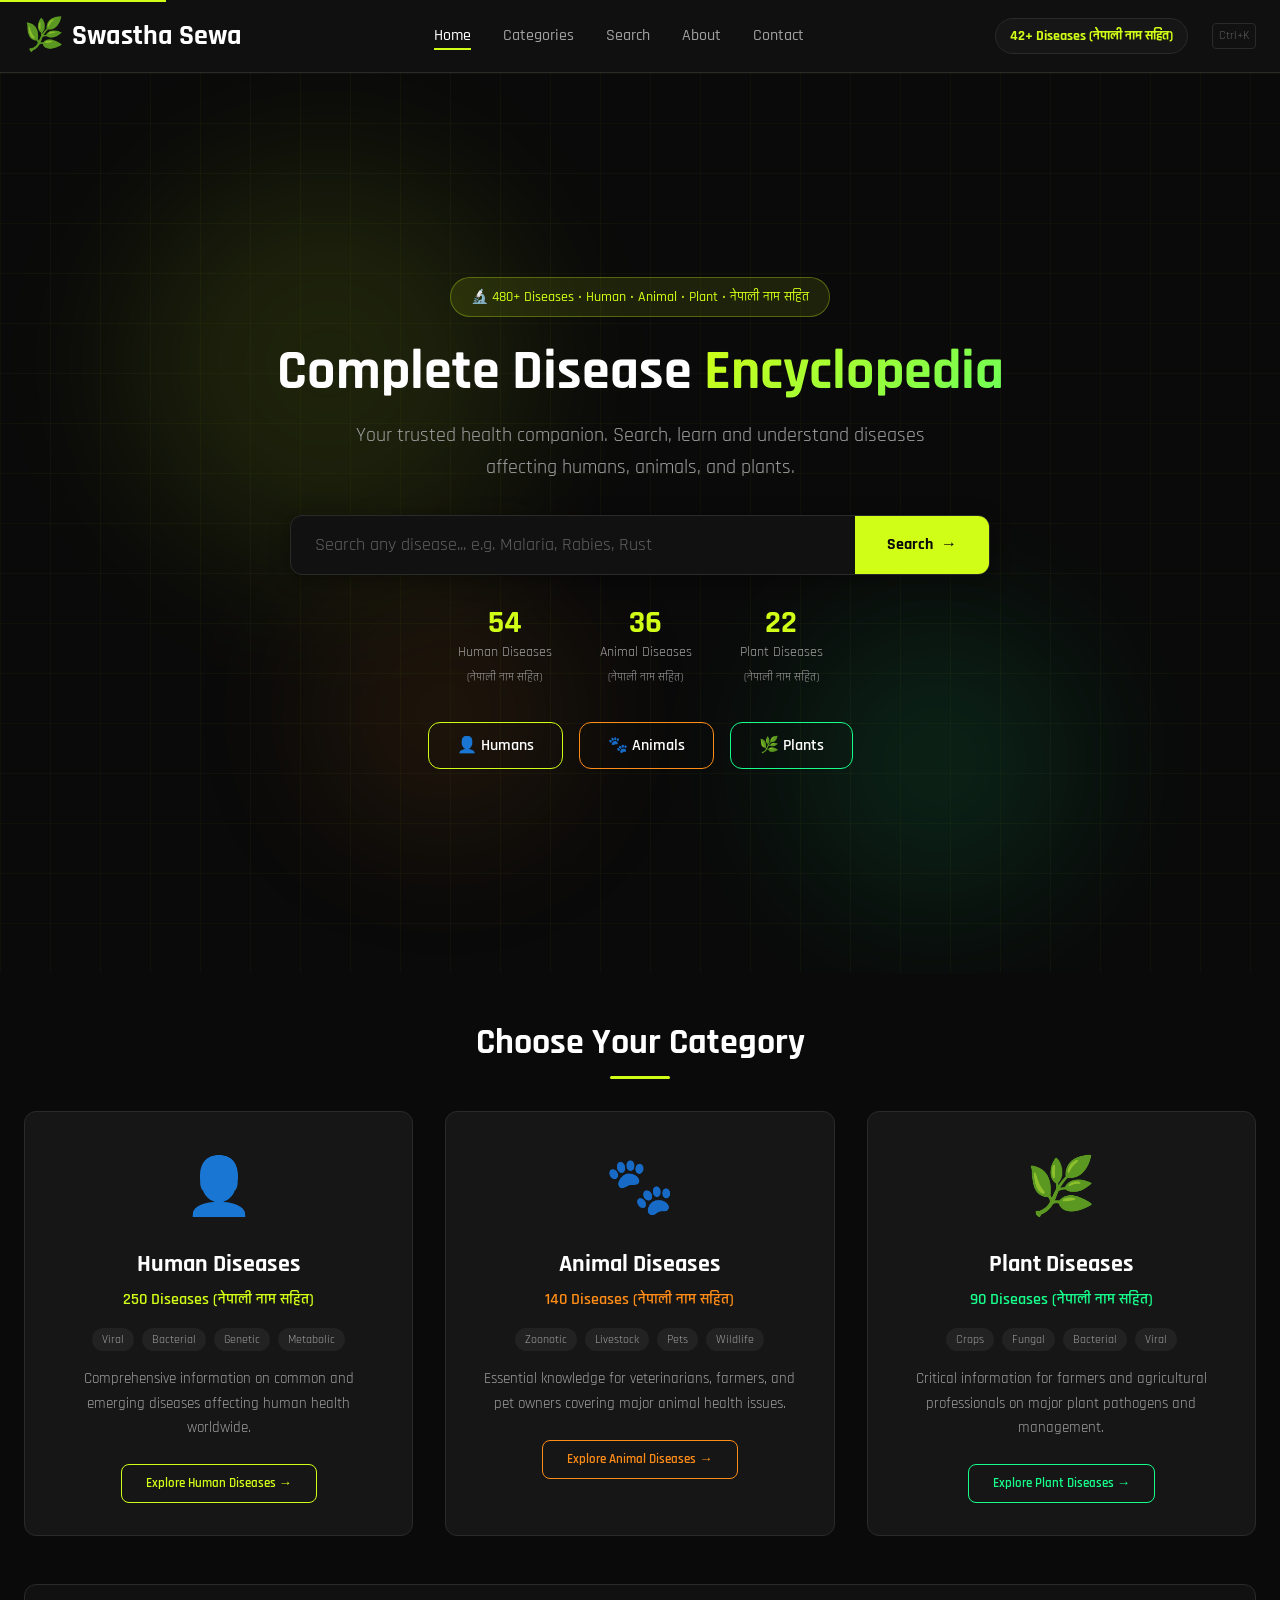
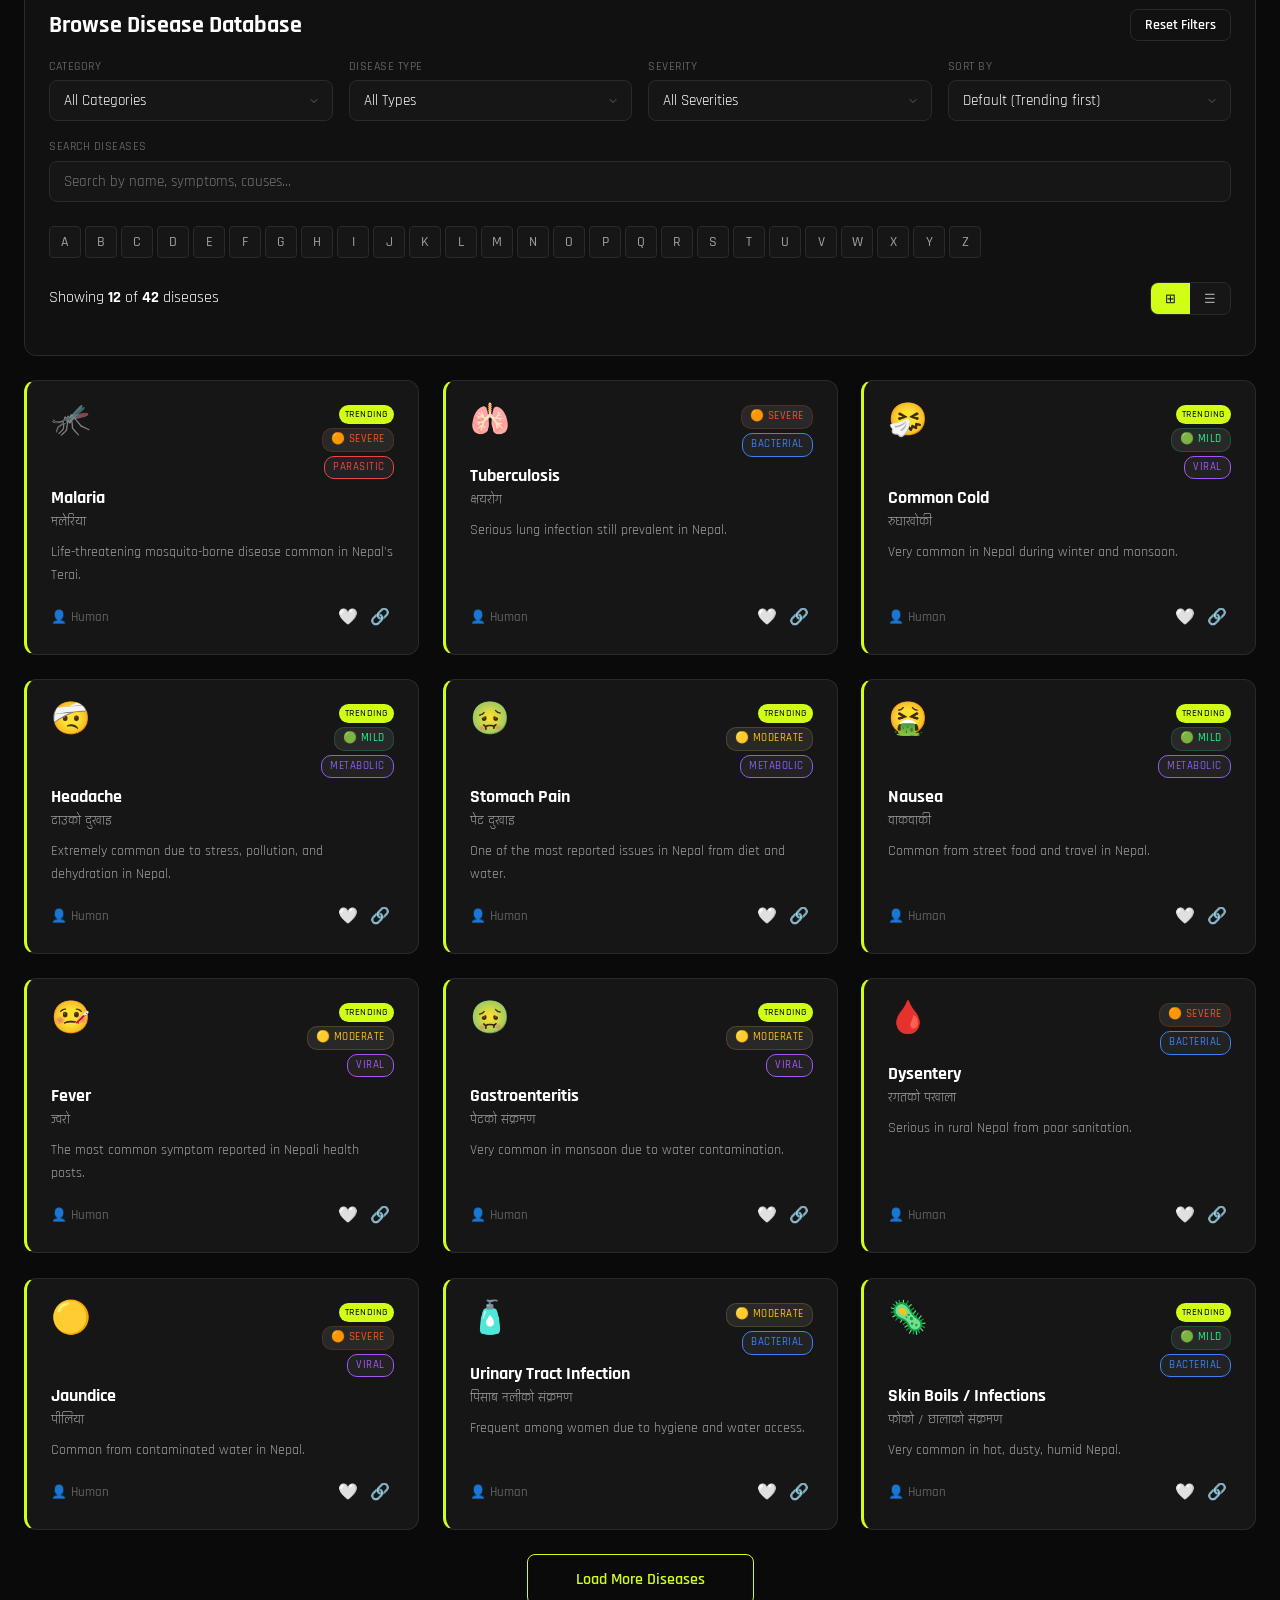
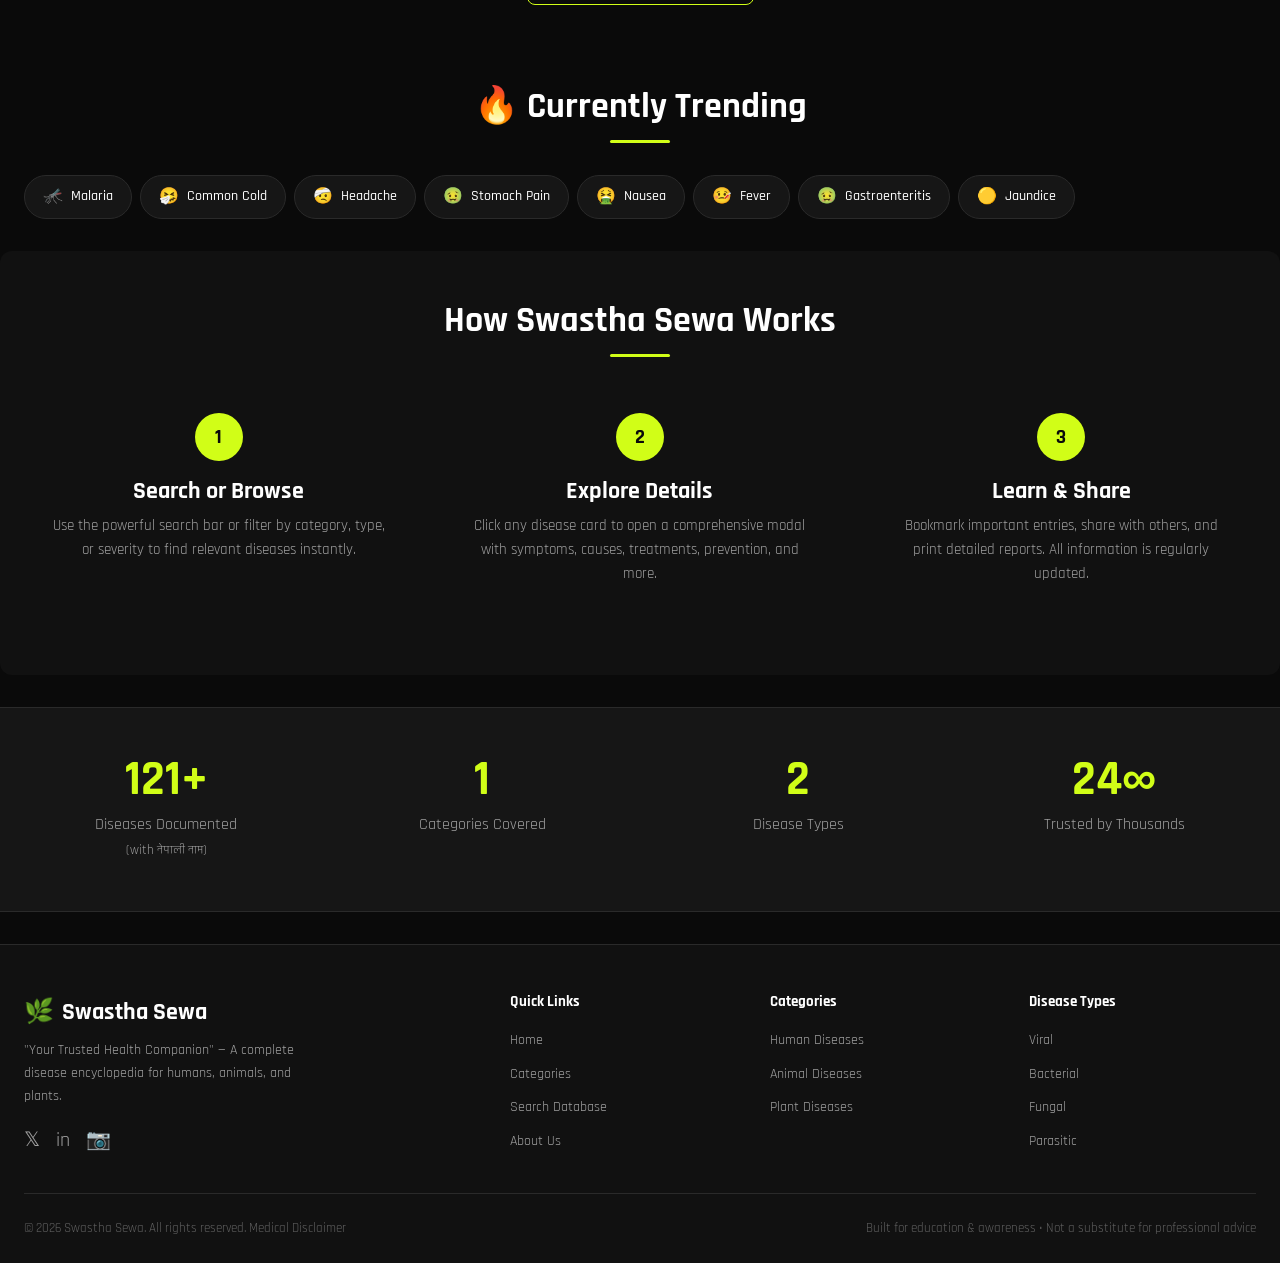
<file: index.html>
<!DOCTYPE html>
<html lang="en">
<head>
  <meta charset="UTF-8">
  <meta name="viewport" content="width=device-width, initial-scale=1.0">
  
  <!-- SEO Meta Tags -->
  <title>Swastha Sewa - Complete Disease Encyclopedia | Human, Animal &amp; Plant Health</title>
  <meta name="description" content="Swastha Sewa is your trusted health companion - a comprehensive, production-ready disease encyclopedia covering 350+ diseases in humans, animals, and plants with Nepali names and common local ailments (खोकी, टाउको दुखाइ, पेट दुखाइ, etc.). Search, learn, and understand with detailed information on symptoms, causes, treatment, and prevention.">
  <meta name="keywords" content="disease encyclopedia, human diseases, animal diseases, plant diseases, health information, medical reference, veterinary, agriculture, malaria, rabies, late blight, COVID-19, diabetes, खोकी, टाउको दुखाइ, पेट दुखाइ, ज्वरो, नेपाल रोग">
  <meta name="author" content="Swastha Sewa">
  
  <!-- Open Graph / Social -->
  <meta property="og:title" content="Swastha Sewa - Complete Disease Encyclopedia">
  <meta property="og:description" content="Your trusted health companion. Explore 100+ diseases affecting humans, animals, and plants with detailed, accurate information.">
  <meta property="og:type" content="website">
  <meta property="og:url" content="https://swasthasewa.example.com">
  <meta property="og:image" content="assets/images/og-image.png">
  
  <!-- Theme Color -->
  <meta name="theme-color" content="#d1fe17">
  
  <!-- Preconnect for performance -->
  <link rel="preconnect" href="https://fonts.googleapis.com">
  <link rel="preconnect" href="https://fonts.gstatic.com" crossorigin>
  
  <!-- Google Fonts - Rajdhani -->
  <link href="https://fonts.googleapis.com/css2?family=Rajdhani:wght@300;400;500;600;700&amp;display=swap" rel="stylesheet">
  
  <!-- Preload critical CSS -->
  <link rel="preload" href="css/style.css" as="style">
  
  <!-- Main Stylesheets -->
  <link rel="stylesheet" href="css/style.css">
  <link rel="stylesheet" href="css/animations.css">
  <link rel="stylesheet" href="css/responsive.css">
  <link rel="stylesheet" href="css/components.css">
  
  <!-- Favicon -->
  <link rel="icon" href="data:image/svg+xml,&lt;svg xmlns='http://www.w3.org/2000/svg' viewBox='0 0 100 100'&gt;&lt;text y='.9em' font-size='90'&gt;🌿&lt;/text&gt;&lt;/svg&gt;">
  
  <style>
    /* Critical inline styles for above-the-fold */
    .hero { min-height: 100vh; }
  </style>
</head>
<body>
  <!-- Skip to main content for accessibility -->
  <a href="#main-content" class="skip-link">Skip to main content</a>
  
  <!-- LOADER SCREEN -->
  <div id="loader">
    <div class="loader-logo">🌿</div>
    <div class="loader-text">Swastha Sewa</div>
    <div class="loader-progress">
      <div class="loader-progress-bar"></div>
    </div>
    <div class="loader-status">Loading disease database...</div>
  </div>
  
  <!-- HEADER / NAVBAR -->
  <header>
    <nav>
      <div class="nav-brand">
        <span class="logo-icon">🌿</span>
        <span>Swastha Sewa</span>
      </div>
      
      <ul class="nav-links">
        <li><a href="#hero" class="active">Home</a></li>
        <li><a href="#categories">Categories</a></li>
        <li><a href="#search-filter-section">Search</a></li>
        <li><a href="pages/about.html">About</a></li>
        <li><a href="pages/contact.html">Contact</a></li>
      </ul>
      
      <div class="nav-right">
        <div class="stats-badge">
          <span class="count">480+ Diseases</span>
        </div>
        <div class="keyboard-hint" title="Press Ctrl+K to search">Ctrl+K</div>
        
        <!-- Mobile Hamburger -->
        <button class="hamburger" aria-label="Toggle menu">
          <span></span>
          <span></span>
          <span></span>
        </button>
      </div>
    </nav>
  </header>
  
  <!-- HERO SECTION -->
  <section id="hero" class="hero">
    <!-- Background orbs -->
    <div class="hero-orb hero-orb-1"></div>
    <div class="hero-orb hero-orb-2"></div>
    <div class="hero-orb hero-orb-3"></div>
    
    <div class="hero-content">
      <div class="hero-badge">
        🔬 480+ Diseases • Human • Animal • Plant • नेपाली नाम सहित
      </div>
      
      <h1>Complete Disease <span class="highlight">Encyclopedia</span></h1>
      <p class="hero-subtitle">Your trusted health companion. Search, learn and understand diseases affecting humans, animals, and plants.</p>
      
      <!-- Main Search Bar -->
      <div class="search-container">
        <div class="search-bar">
          <input 
            type="text" 
            id="hero-search" 
            placeholder="Search any disease... e.g. Malaria, Rabies, Rust" 
            aria-label="Search diseases"
          >
          <button id="hero-search-btn" aria-label="Search">
            Search <span>→</span>
          </button>
        </div>
        <div id="hero-suggestions" class="search-suggestions"></div>
      </div>
      
      <!-- Quick Stats -->
      <div class="quick-stats">
        <div class="stat-item">
          <span class="stat-number">250</span>
          <span class="stat-label">Human Diseases<br><small>(नेपाली नाम सहित)</small></span>
        </div>
        <div class="stat-item">
          <span class="stat-number">140</span>
          <span class="stat-label">Animal Diseases<br><small>(नेपाली नाम सहित)</small></span>
        </div>
        <div class="stat-item">
          <span class="stat-number">90</span>
          <span class="stat-label">Plant Diseases<br><small>(नेपाली नाम सहित)</small></span>
        </div>
      </div>
      
      <!-- Category Quick Buttons -->
      <div class="category-buttons">
        <button class="category-btn human" data-category="human">
          👤 Humans
        </button>
        <button class="category-btn animal" data-category="animal">
          🐾 Animals
        </button>
        <button class="category-btn plant" data-category="plant">
          🌿 Plants
        </button>
      </div>
    </div>
  </section>
  
  <!-- CATEGORY SHOWCASE -->
  <section id="categories" class="category-showcase">
    <h2 class="section-title">Choose Your Category</h2>
    
    <div class="category-grid">
      <!-- Human Card -->
      <div class="category-card human" data-category="human" role="button" tabindex="0">
        <span class="icon">👤</span>
        <h3>Human Diseases</h3>
        <div class="count">250 Diseases (नेपाली नाम सहित)</div>
        <div class="tags">
          <span class="tag">Viral</span>
          <span class="tag">Bacterial</span>
          <span class="tag">Genetic</span>
          <span class="tag">Metabolic</span>
        </div>
        <p>Comprehensive information on common and emerging diseases affecting human health worldwide.</p>
        <button class="explore-btn">Explore Human Diseases →</button>
      </div>
      
      <!-- Animal Card -->
      <div class="category-card animal" data-category="animal" role="button" tabindex="0">
        <span class="icon">🐾</span>
        <h3>Animal Diseases</h3>
        <div class="count">140 Diseases (नेपाली नाम सहित)</div>
        <div class="tags">
          <span class="tag">Zoonotic</span>
          <span class="tag">Livestock</span>
          <span class="tag">Pets</span>
          <span class="tag">Wildlife</span>
        </div>
        <p>Essential knowledge for veterinarians, farmers, and pet owners covering major animal health issues.</p>
        <button class="explore-btn">Explore Animal Diseases →</button>
      </div>
      
      <!-- Plant Card -->
      <div class="category-card plant" data-category="plant" role="button" tabindex="0">
        <span class="icon">🌿</span>
        <h3>Plant Diseases</h3>
        <div class="count">90 Diseases (नेपाली नाम सहित)</div>
        <div class="tags">
          <span class="tag">Crops</span>
          <span class="tag">Fungal</span>
          <span class="tag">Bacterial</span>
          <span class="tag">Viral</span>
        </div>
        <p>Critical information for farmers and agricultural professionals on major plant pathogens and management.</p>
        <button class="explore-btn">Explore Plant Diseases →</button>
      </div>
    </div>
  </section>
  
  <!-- SEARCH + FILTER SECTION -->
  <main id="main-content">
    <section id="search-filter-section" class="main-content">
      <div class="filter-section">
        <div class="filter-header">
          <h2>Browse Disease Database</h2>
          <button id="reset-filters" class="btn btn-outline btn-sm">Reset Filters</button>
        </div>
        
        <!-- Filter Controls -->
        <div class="filter-controls">
          <div class="filter-group">
            <label for="filter-category">Category</label>
            <select id="filter-category">
              <option value="">All Categories</option>
              <option value="human">Human</option>
              <option value="animal">Animal</option>
              <option value="plant">Plant</option>
            </select>
          </div>
          
          <div class="filter-group">
            <label for="filter-type">Disease Type</label>
            <select id="filter-type">
              <option value="">All Types</option>
              <option value="viral">Viral</option>
              <option value="bacterial">Bacterial</option>
              <option value="fungal">Fungal</option>
              <option value="parasitic">Parasitic</option>
              <option value="genetic">Genetic</option>
              <option value="autoimmune">Autoimmune</option>
              <option value="metabolic">Metabolic</option>
            </select>
          </div>
          
          <div class="filter-group">
            <label for="filter-severity">Severity</label>
            <select id="filter-severity">
              <option value="">All Severities</option>
              <option value="mild">Mild</option>
              <option value="moderate">Moderate</option>
              <option value="severe">Severe</option>
              <option value="critical">Critical</option>
            </select>
          </div>
          
          <div class="filter-group">
            <label for="sort-by">Sort By</label>
            <select id="sort-by">
              <option value="default">Default (Trending first)</option>
              <option value="name-asc">Name A → Z</option>
              <option value="name-desc">Name Z → A</option>
              <option value="severity">Severity (High to Low)</option>
              <option value="category">Category</option>
              <option value="trending">Trending</option>
            </select>
          </div>
        </div>
        
        <!-- Main Search Input -->
        <div class="filter-group" style="margin-bottom: 16px;">
          <label for="search-input">Search Diseases</label>
          <input 
            type="text" 
            id="search-input" 
            placeholder="Search by name, symptoms, causes..."
            style="width: 100%;"
          >
          <div id="search-suggestions" class="search-suggestions"></div>
        </div>
        
        <!-- Alphabet Bar -->
        <div id="alphabet-bar" class="alphabet-bar" aria-label="Filter by first letter"></div>
        
        <!-- Results Meta + View Toggle -->
        <div class="results-meta">
          <div id="results-meta">Showing <strong>480</strong> of <strong>480</strong> diseases (नेपाली नाम सहित)</div>
          
          <div class="view-toggle">
            <button id="view-grid" class="view-btn active" aria-label="Grid view">⊞</button>
            <button id="view-list" class="view-btn" aria-label="List view">☰</button>
          </div>
        </div>
      </div>
      
      <!-- Disease Grid -->
      <div id="disease-grid" class="disease-grid">
        <!-- Populated by JavaScript -->
      </div>
      
      <!-- Load More -->
      <div class="load-more-container">
        <button id="load-more-btn" class="btn btn-outline btn-load-more" style="display: none;">
          Load More Diseases
        </button>
      </div>
    </section>
    
    <!-- TRENDING SEARCHES -->
    <section class="trending-section">
      <h2 class="section-title">🔥 Currently Trending</h2>
      <div id="trending-pills" class="trending-pills">
        <!-- Populated by JavaScript -->
      </div>
    </section>
    
    <!-- HOW IT WORKS -->
    <section class="how-it-works">
      <h2 class="section-title">How Swastha Sewa Works</h2>
      <div class="steps-grid">
        <div class="step-card">
          <div class="step-number">1</div>
          <h4>Search or Browse</h4>
          <p>Use the powerful search bar or filter by category, type, or severity to find relevant diseases instantly.</p>
        </div>
        <div class="step-card">
          <div class="step-number">2</div>
          <h4>Explore Details</h4>
          <p>Click any disease card to open a comprehensive modal with symptoms, causes, treatments, prevention, and more.</p>
        </div>
        <div class="step-card">
          <div class="step-number">3</div>
          <h4>Learn &amp; Share</h4>
          <p>Bookmark important entries, share with others, and print detailed reports. All information is regularly updated.</p>
        </div>
      </div>
    </section>
    
    <!-- STATS SECTION -->
    <section class="stats-section">
      <div class="stats-container">
        <div class="stat-large">
          <div class="number">480+</div>
          <div class="label">Diseases Documented<br><small>(with नेपाली नाम)</small></div>
        </div>
        <div class="stat-large">
          <div class="number">3</div>
          <div class="label">Categories Covered</div>
        </div>
        <div class="stat-large">
          <div class="number">7</div>
          <div class="label">Disease Types</div>
        </div>
        <div class="stat-large">
          <div class="number">∞</div>
          <div class="label">Trusted by Thousands</div>
        </div>
      </div>
    </section>
  </main>
  
  <!-- FOOTER -->
  <footer>
    <div class="footer-content">
      <div class="footer-brand">
        <div class="logo">
          <span>🌿</span>
          <span>Swastha Sewa</span>
        </div>
        <p>"Your Trusted Health Companion" — A complete disease encyclopedia for humans, animals, and plants.</p>
        
        <div class="footer-social">
          <a href="#" aria-label="Twitter">𝕏</a>
          <a href="#" aria-label="LinkedIn">in</a>
          <a href="#" aria-label="Instagram">📷</a>
        </div>
      </div>
      
      <div class="footer-column">
        <h4>Quick Links</h4>
        <ul>
          <li><a href="#hero">Home</a></li>
          <li><a href="#categories">Categories</a></li>
          <li><a href="#search-filter-section">Search Database</a></li>
          <li><a href="pages/about.html">About Us</a></li>
        </ul>
      </div>
      
      <div class="footer-column">
        <h4>Categories</h4>
        <ul>
          <li><a href="#" onclick="selectCategory('human')">Human Diseases</a></li>
          <li><a href="#" onclick="selectCategory('animal')">Animal Diseases</a></li>
          <li><a href="#" onclick="selectCategory('plant')">Plant Diseases</a></li>
        </ul>
      </div>
      
      <div class="footer-column">
        <h4>Disease Types</h4>
        <ul>
          <li><a href="#" onclick="document.getElementById('filter-type').value='viral';applyFilters()">Viral</a></li>
          <li><a href="#" onclick="document.getElementById('filter-type').value='bacterial';applyFilters()">Bacterial</a></li>
          <li><a href="#" onclick="document.getElementById('filter-type').value='fungal';applyFilters()">Fungal</a></li>
          <li><a href="#" onclick="document.getElementById('filter-type').value='parasitic';applyFilters()">Parasitic</a></li>
        </ul>
      </div>
    </div>
    
    <div class="footer-bottom">
      <div>
        © 2026 Swastha Sewa. All rights reserved. 
        <a href="pages/disclaimer.html">Medical Disclaimer</a>
      </div>
      <div>
        Built for education &amp; awareness • Not a substitute for professional advice
      </div>
    </div>
  </footer>
  
  <!-- Floating Scroll to Top -->
  <button id="scroll-top" class="scroll-top" aria-label="Scroll to top">↑</button>
  
  <!-- Toast container (dynamically populated) -->
  <div id="toast-container" class="toast-container"></div>
  
  <!-- SCRIPTS - Load in correct order -->
  <script src="js/data/human-diseases.js"></script>
  <script src="js/data/animal-diseases.js"></script>
  <script src="js/data/plant-diseases.js"></script>
  
  <script src="js/utils.js"></script>
  <script src="js/render.js"></script>
  <script src="js/search.js"></script>
  <script src="js/filter.js"></script>
  <script src="js/theme.js"></script>
  <script src="js/main.js"></script>
</body>
</html>
</file>
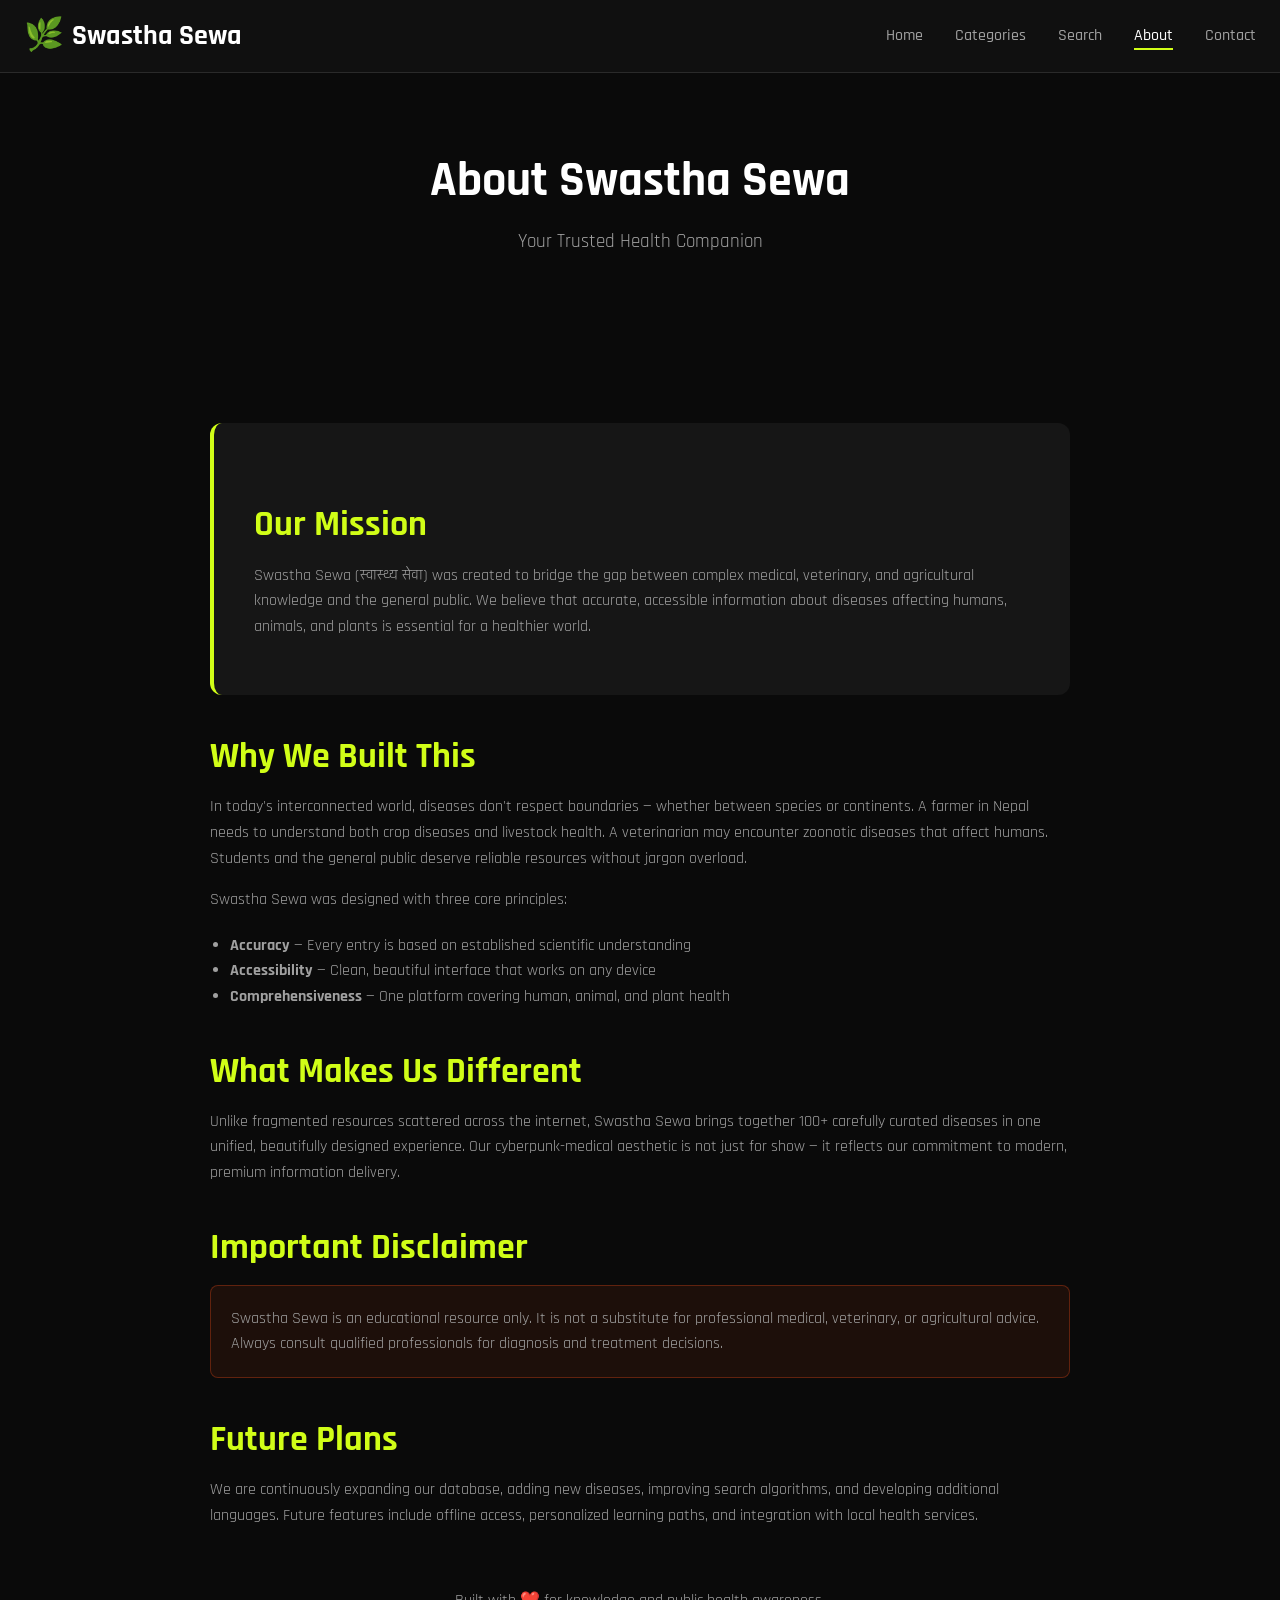
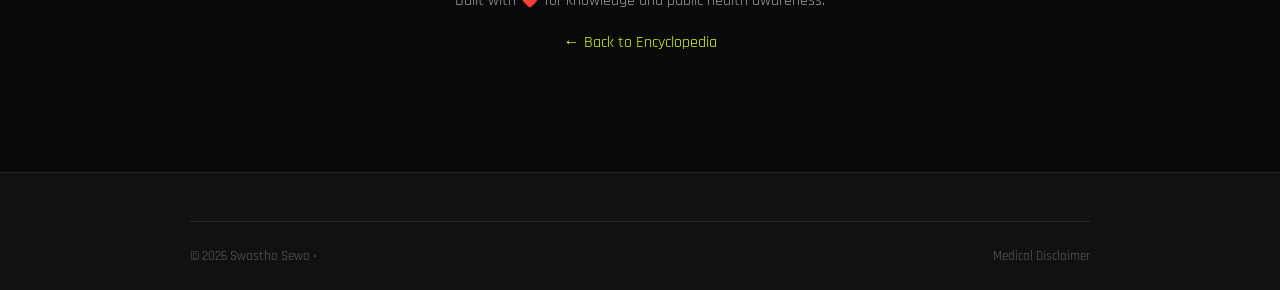
<file: pages/about.html>
<!DOCTYPE html>
<html lang="en">
<head>
  <meta charset="UTF-8">
  <meta name="viewport" content="width=device-width, initial-scale=1.0">
  <title>About Swastha Sewa - Disease Encyclopedia</title>
  <meta name="description" content="Learn about Swastha Sewa, our mission to provide accessible, accurate disease information for humans, animals, and plants.">
  <link rel="preconnect" href="https://fonts.googleapis.com">
  <link rel="preconnect" href="https://fonts.gstatic.com" crossorigin>
  <link href="https://fonts.googleapis.com/css2?family=Rajdhani:wght@300;400;500;600;700&amp;display=swap" rel="stylesheet">
  <link rel="stylesheet" href="../css/style.css">
  <link rel="stylesheet" href="../css/animations.css">
  <link rel="stylesheet" href="../css/responsive.css">
  <link rel="stylesheet" href="../css/components.css">
  <style>
    .about-hero { padding: 80px 20px; text-align: center; max-width: 800px; margin: 0 auto; }
    .about-content { max-width: 900px; margin: 0 auto; padding: 40px 20px; }
    .about-content h2 { color: #d1fe17; margin-top: 40px; }
    .mission { background: #161616; padding: 40px; border-radius: 12px; border-left: 4px solid #d1fe17; margin: 30px 0; }
  </style>
</head>
<body>
  <header>
    <nav>
      <div class="nav-brand">
        <span class="logo-icon">🌿</span>
        <a href="../index.html" style="color: inherit;">Swastha Sewa</a>
      </div>
      <ul class="nav-links">
        <li><a href="../index.html">Home</a></li>
        <li><a href="../index.html#categories">Categories</a></li>
        <li><a href="../index.html#search-filter-section">Search</a></li>
        <li><a href="about.html" class="active">About</a></li>
        <li><a href="contact.html">Contact</a></li>
      </ul>
    </nav>
  </header>
  
  <div class="about-hero">
    <h1 style="font-size: 3rem; margin-bottom: 16px;">About Swastha Sewa</h1>
    <p style="font-size: 1.2rem; color: #a0a0a0;">Your Trusted Health Companion</p>
  </div>
  
  <div class="about-content">
    <div class="mission">
      <h2>Our Mission</h2>
      <p>Swastha Sewa (स्वास्थ्य सेवा) was created to bridge the gap between complex medical, veterinary, and agricultural knowledge and the general public. We believe that accurate, accessible information about diseases affecting humans, animals, and plants is essential for a healthier world.</p>
    </div>
    
    <h2>Why We Built This</h2>
    <p>In today's interconnected world, diseases don't respect boundaries — whether between species or continents. A farmer in Nepal needs to understand both crop diseases and livestock health. A veterinarian may encounter zoonotic diseases that affect humans. Students and the general public deserve reliable resources without jargon overload.</p>
    
    <p>Swastha Sewa was designed with three core principles:</p>
    <ul style="margin: 20px 0 30px 20px; color: #a0a0a0;">
      <li><strong>Accuracy</strong> — Every entry is based on established scientific understanding</li>
      <li><strong>Accessibility</strong> — Clean, beautiful interface that works on any device</li>
      <li><strong>Comprehensiveness</strong> — One platform covering human, animal, and plant health</li>
    </ul>
    
    <h2>What Makes Us Different</h2>
    <p>Unlike fragmented resources scattered across the internet, Swastha Sewa brings together 100+ carefully curated diseases in one unified, beautifully designed experience. Our cyberpunk-medical aesthetic is not just for show — it reflects our commitment to modern, premium information delivery.</p>
    
    <h2>Important Disclaimer</h2>
    <p style="background: rgba(254,80,23,0.08); padding: 20px; border-radius: 8px; border: 1px solid rgba(254,80,23,0.3);">
      Swastha Sewa is an educational resource only. It is not a substitute for professional medical, veterinary, or agricultural advice. Always consult qualified professionals for diagnosis and treatment decisions.
    </p>
    
    <h2>Future Plans</h2>
    <p>We are continuously expanding our database, adding new diseases, improving search algorithms, and developing additional languages. Future features include offline access, personalized learning paths, and integration with local health services.</p>
    
    <div style="margin-top: 60px; text-align: center; color: #606060;">
      <p>Built with ❤️ for knowledge and public health awareness.</p>
      <p style="margin-top: 8px;"><a href="../index.html" style="color: #d1fe17;">← Back to Encyclopedia</a></p>
    </div>
  </div>
  
  <footer style="margin-top: 60px;">
    <div class="footer-bottom" style="max-width: 900px; margin: 0 auto;">
      © 2026 Swastha Sewa • <a href="disclaimer.html">Medical Disclaimer</a>
    </div>
  </footer>
</body>
</html>
</file>
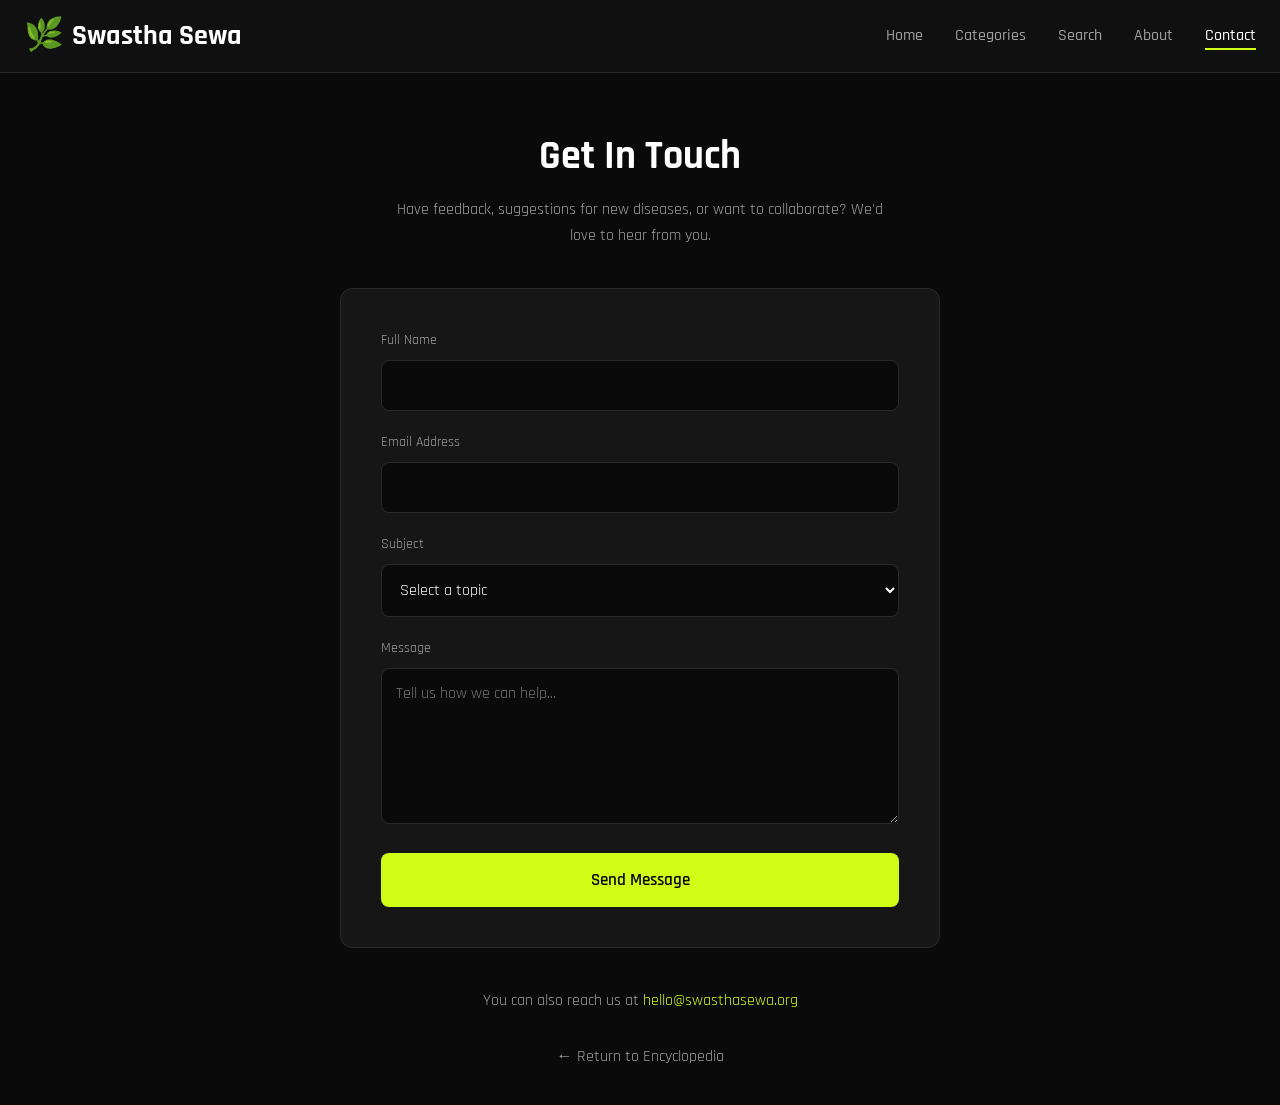
<file: pages/contact.html>
<!DOCTYPE html>
<html lang="en">
<head>
  <meta charset="UTF-8">
  <meta name="viewport" content="width=device-width, initial-scale=1.0">
  <title>Contact Swastha Sewa</title>
  <meta name="description" content="Get in touch with the Swastha Sewa team. Feedback, suggestions, and partnership inquiries welcome.">
  <link rel="preconnect" href="https://fonts.googleapis.com">
  <link rel="preconnect" href="https://fonts.gstatic.com" crossorigin>
  <link href="https://fonts.googleapis.com/css2?family=Rajdhani:wght@300;400;500;600;700&amp;display=swap" rel="stylesheet">
  <link rel="stylesheet" href="../css/style.css">
  <link rel="stylesheet" href="../css/animations.css">
  <link rel="stylesheet" href="../css/responsive.css">
  <link rel="stylesheet" href="../css/components.css">
  <style>
    .contact-form { max-width: 600px; margin: 40px auto; background: #161616; padding: 40px; border-radius: 12px; border: 1px solid #2a2a2a; }
    .form-group { margin-bottom: 20px; }
    .form-group label { display: block; margin-bottom: 8px; color: #a0a0a0; font-size: 0.9rem; }
    .form-group input, .form-group textarea, .form-group select {
      width: 100%; background: #0a0a0a; border: 1px solid #2a2a2a; color: white; padding: 14px; border-radius: 8px; font-family: 'Rajdhani', sans-serif; font-size: 1rem;
    }
    .form-group input:focus, .form-group textarea:focus { border-color: #d1fe17; outline: none; }
    .success-message { display: none; background: rgba(23,254,140,0.1); border: 1px solid #17fe8c; padding: 20px; border-radius: 8px; color: #17fe8c; text-align: center; }
  </style>
</head>
<body>
  <header>
    <nav>
      <div class="nav-brand">
        <span class="logo-icon">🌿</span>
        <a href="../index.html" style="color: inherit;">Swastha Sewa</a>
      </div>
      <ul class="nav-links">
        <li><a href="../index.html">Home</a></li>
        <li><a href="../index.html#categories">Categories</a></li>
        <li><a href="../index.html#search-filter-section">Search</a></li>
        <li><a href="about.html">About</a></li>
        <li><a href="contact.html" class="active">Contact</a></li>
      </ul>
    </nav>
  </header>
  
  <div style="max-width: 800px; margin: 0 auto; padding: 60px 20px 20px;">
    <h1 style="text-align: center; font-size: 2.5rem;">Get In Touch</h1>
    <p style="text-align: center; color: #a0a0a0; max-width: 500px; margin: 0 auto 40px;">
      Have feedback, suggestions for new diseases, or want to collaborate? We'd love to hear from you.
    </p>
    
    <div class="contact-form">
      <form id="contact-form" onsubmit="handleSubmit(event)">
        <div class="form-group">
          <label for="name">Full Name</label>
          <input type="text" id="name" name="name" required>
        </div>
        
        <div class="form-group">
          <label for="email">Email Address</label>
          <input type="email" id="email" name="email" required>
        </div>
        
        <div class="form-group">
          <label for="subject">Subject</label>
          <select id="subject" name="subject" required>
            <option value="">Select a topic</option>
            <option value="feedback">General Feedback</option>
            <option value="suggestion">Disease Suggestion</option>
            <option value="correction">Content Correction</option>
            <option value="partnership">Partnership / Collaboration</option>
            <option value="other">Other</option>
          </select>
        </div>
        
        <div class="form-group">
          <label for="message">Message</label>
          <textarea id="message" name="message" rows="6" required placeholder="Tell us how we can help..."></textarea>
        </div>
        
        <button type="submit" class="btn btn-primary" style="width: 100%; padding: 16px; font-size: 1.05rem;">
          Send Message
        </button>
      </form>
      
      <div id="success-message" class="success-message">
        <strong>Thank you!</strong><br>
        Your message has been received. We typically respond within 48 hours.
      </div>
    </div>
    
    <div style="text-align: center; margin-top: 40px; color: #606060;">
      <p>You can also reach us at <a href="mailto:hello@swasthasewa.org" style="color: #d1fe17;">hello@swasthasewa.org</a></p>
      <p style="margin-top: 30px;"><a href="../index.html" style="color: #a0a0a0;">← Return to Encyclopedia</a></p>
    </div>
  </div>
  
  <script>
    function handleSubmit(e) {
      e.preventDefault();
      
      // Simulate form submission
      const form = document.getElementById('contact-form');
      const success = document.getElementById('success-message');
      
      form.style.display = 'none';
      success.style.display = 'block';
      
      // In a real app, you would send this to a backend
      setTimeout(() => {
        form.reset();
        form.style.display = 'block';
        success.style.display = 'none';
      }, 4500);
    }
  </script>
</body>
</html>
</file>
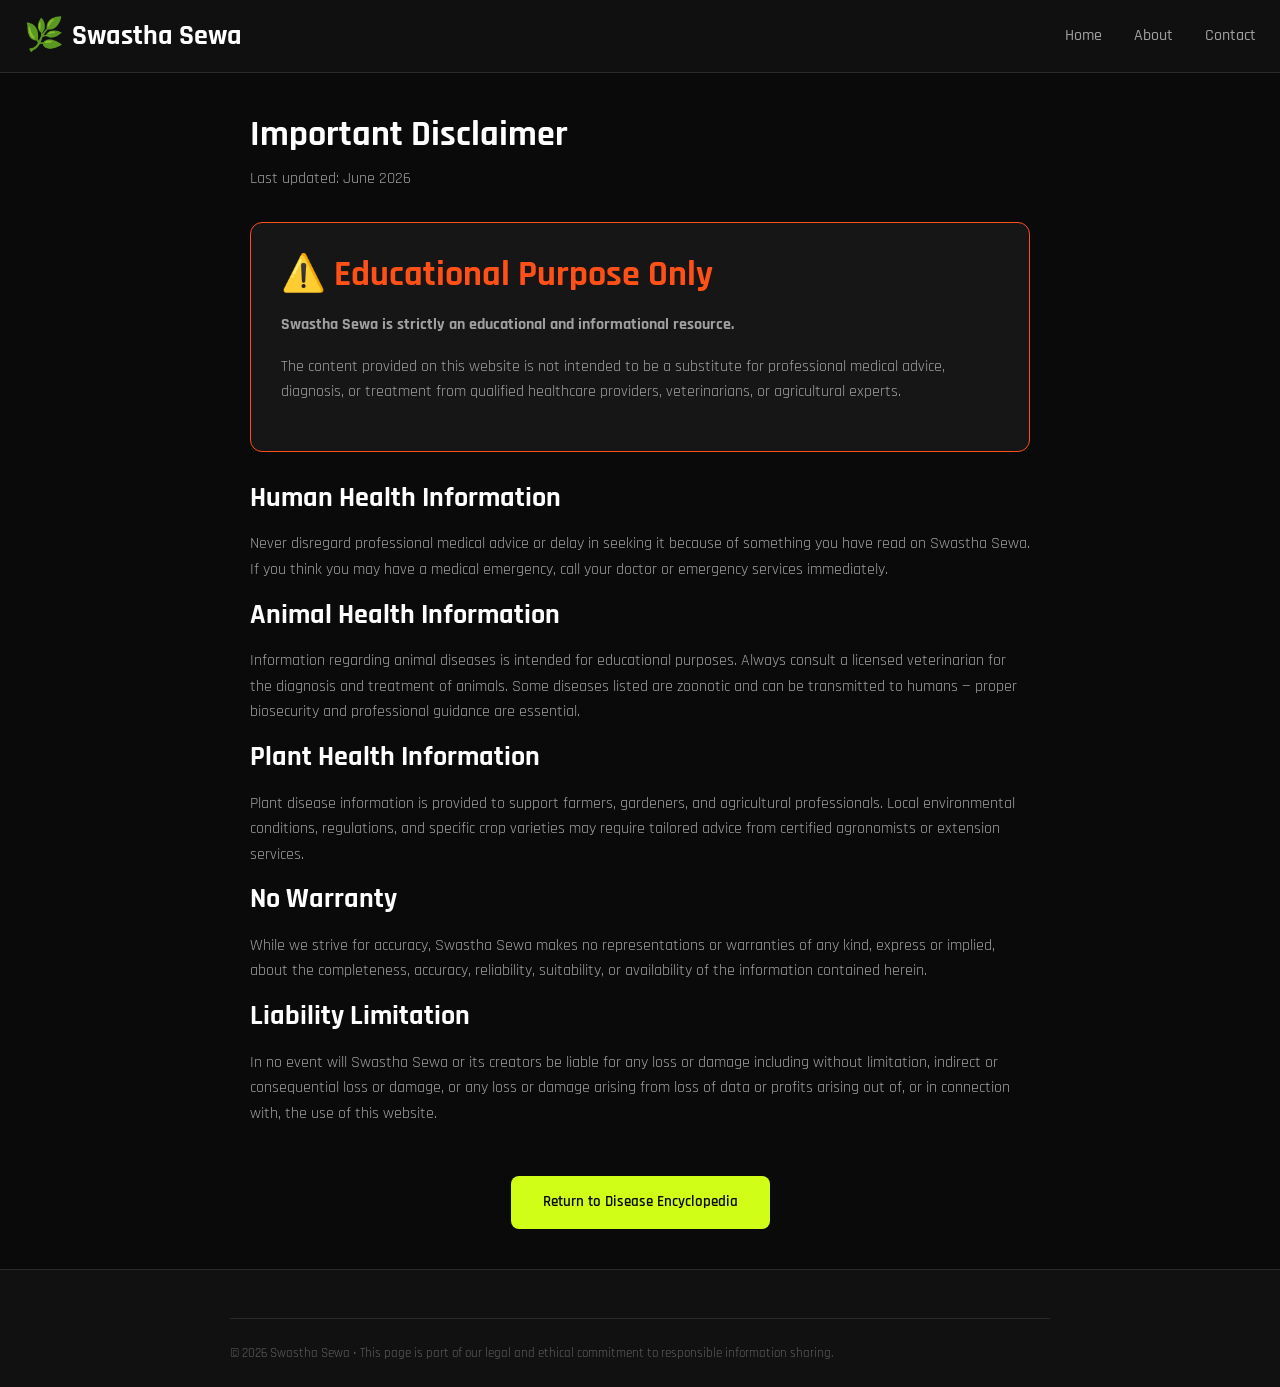
<file: pages/disclaimer.html>
<!DOCTYPE html>
<html lang="en">
<head>
  <meta charset="UTF-8">
  <meta name="viewport" content="width=device-width, initial-scale=1.0">
  <title>Medical Disclaimer - Swastha Sewa</title>
  <meta name="description" content="Important medical, veterinary, and agricultural disclaimer for Swastha Sewa users.">
  <link rel="preconnect" href="https://fonts.googleapis.com">
  <link rel="preconnect" href="https://fonts.gstatic.com" crossorigin>
  <link href="https://fonts.googleapis.com/css2?family=Rajdhani:wght@300;400;500;600;700&amp;display=swap" rel="stylesheet">
  <link rel="stylesheet" href="../css/style.css">
  <link rel="stylesheet" href="../css/animations.css">
  <link rel="stylesheet" href="../css/responsive.css">
  <link rel="stylesheet" href="../css/components.css">
</head>
<body>
  <header>
    <nav>
      <div class="nav-brand">
        <span class="logo-icon">🌿</span>
        <a href="../index.html" style="color: inherit;">Swastha Sewa</a>
      </div>
      <ul class="nav-links">
        <li><a href="../index.html">Home</a></li>
        <li><a href="about.html">About</a></li>
        <li><a href="contact.html">Contact</a></li>
      </ul>
    </nav>
  </header>
  
  <div style="max-width: 820px; margin: 40px auto; padding: 0 20px;">
    <h1 style="font-size: 2.25rem; margin-bottom: 10px;">Important Disclaimer</h1>
    <p style="color: #a0a0a0;">Last updated: June 2026</p>
    
    <div style="background: #161616; padding: 30px; border-radius: 12px; border: 1px solid #fe5017; margin: 30px 0;">
      <h2 style="color: #fe5017; margin-top: 0;">⚠️ Educational Purpose Only</h2>
      <p><strong>Swastha Sewa is strictly an educational and informational resource.</strong></p>
      <p>The content provided on this website is not intended to be a substitute for professional medical advice, diagnosis, or treatment from qualified healthcare providers, veterinarians, or agricultural experts.</p>
    </div>
    
    <h3>Human Health Information</h3>
    <p>Never disregard professional medical advice or delay in seeking it because of something you have read on Swastha Sewa. If you think you may have a medical emergency, call your doctor or emergency services immediately.</p>
    
    <h3>Animal Health Information</h3>
    <p>Information regarding animal diseases is intended for educational purposes. Always consult a licensed veterinarian for the diagnosis and treatment of animals. Some diseases listed are zoonotic and can be transmitted to humans — proper biosecurity and professional guidance are essential.</p>
    
    <h3>Plant Health Information</h3>
    <p>Plant disease information is provided to support farmers, gardeners, and agricultural professionals. Local environmental conditions, regulations, and specific crop varieties may require tailored advice from certified agronomists or extension services.</p>
    
    <h3>No Warranty</h3>
    <p>While we strive for accuracy, Swastha Sewa makes no representations or warranties of any kind, express or implied, about the completeness, accuracy, reliability, suitability, or availability of the information contained herein.</p>
    
    <h3>Liability Limitation</h3>
    <p>In no event will Swastha Sewa or its creators be liable for any loss or damage including without limitation, indirect or consequential loss or damage, or any loss or damage arising from loss of data or profits arising out of, or in connection with, the use of this website.</p>
    
    <div style="margin: 50px 0 30px; text-align: center;">
      <a href="../index.html" class="btn btn-primary" style="padding: 14px 32px;">Return to Disease Encyclopedia</a>
    </div>
  </div>
  
  <footer>
    <div class="footer-bottom" style="max-width: 820px; margin: 0 auto;">
      © 2026 Swastha Sewa • This page is part of our legal and ethical commitment to responsible information sharing.
    </div>
  </footer>
</body>
</html>
</file>
<file: css/style.css>
/* ========================================
   SWASTHA SEWA - Main Stylesheet
   Design: Cyberpunk / Medical Futuristic / Premium Dark
   ======================================== */

/* CSS Custom Properties (Variables) */
:root {
  /* Primary Brand Colors */
  --primary-accent: #d1fe17;
  --primary-dark-bg: #0a0a0a;
  --secondary-bg: #111111;
  --card-bg: #161616;
  --card-hover: #1e1e1e;
  --border-color: #2a2a2a;
  --border-glow: rgba(209, 254, 23, 0.3);

  /* Text Colors */
  --text-primary: #ffffff;
  --text-secondary: #a0a0a0;
  --text-muted: #606060;
  --text-accent: #d1fe17;

  /* Category Colors */
  --color-human: #d1fe17;
  --color-animal: #fe8c17;
  --color-plant: #17fe8c;

  /* Severity Colors */
  --severity-mild: #17fe8c;
  --severity-moderate: #fec017;
  --severity-severe: #fe5017;
  --severity-critical: #fe1754;

  /* Type Badge Colors */
  --type-viral: #a855f7;
  --type-bacterial: #3b82f6;
  --type-fungal: #f59e0b;
  --type-parasitic: #ef4444;
  --type-genetic: #06b6d4;
  --type-autoimmune: #ec4899;
  --type-metabolic: #8b5cf6;

  /* Typography */
  --font-primary: 'Rajdhani', sans-serif;
  --font-weight-light: 300;
  --font-weight-normal: 400;
  --font-weight-medium: 500;
  --font-weight-semibold: 600;
  --font-weight-bold: 700;

  /* Spacing & Layout */
  --spacing-xs: 4px;
  --spacing-sm: 8px;
  --spacing-md: 16px;
  --spacing-lg: 24px;
  --spacing-xl: 32px;
  --spacing-2xl: 48px;

  /* Border Radius */
  --radius-sm: 4px;
  --radius-md: 8px;
  --radius-lg: 12px;

  /* Transitions */
  --transition-fast: 0.15s ease;
  --transition-normal: 0.3s ease;
  --transition-slow: 0.5s ease;

  /* Shadows & Glows */
  --shadow-neon: 0 0 20px rgba(209, 254, 23, 0.3);
  --shadow-neon-strong: 0 0 40px rgba(209, 254, 23, 0.5);
  --shadow-card: 0 4px 20px rgba(0, 0, 0, 0.4);
}

/* ========================================
   RESET & BASE STYLES
   ======================================== */
*, *::before, *::after {
  margin: 0;
  padding: 0;
  box-sizing: border-box;
}

html {
  scroll-behavior: smooth;
  font-size: 16px;
}

body {
  font-family: var(--font-primary);
  background-color: var(--primary-dark-bg);
  color: var(--text-primary);
  line-height: 1.6;
  overflow-x: hidden;
}

/* Custom Scrollbar */
::-webkit-scrollbar {
  width: 6px;
  height: 6px;
}

::-webkit-scrollbar-track {
  background: var(--primary-dark-bg);
}

::-webkit-scrollbar-thumb {
  background: var(--primary-accent);
  border-radius: 3px;
}

::-webkit-scrollbar-thumb:hover {
  background: #b8e014;
}

/* Selection */
::selection {
  background: var(--primary-accent);
  color: var(--primary-dark-bg);
}

/* ========================================
   TYPOGRAPHY
   ======================================== */
h1, h2, h3, h4, h5, h6 {
  font-weight: var(--font-weight-bold);
  line-height: 1.2;
  margin-bottom: var(--spacing-md);
}

h1 { font-size: 3rem; }
h2 { font-size: 2.25rem; }
h3 { font-size: 1.75rem; }
h4 { font-size: 1.5rem; }

p {
  margin-bottom: var(--spacing-md);
  color: var(--text-secondary);
}

a {
  color: var(--primary-accent);
  text-decoration: none;
  transition: color var(--transition-fast);
}

a:hover {
  color: #b8e014;
}

/* ========================================
   LOADER SCREEN
   ======================================== */
#loader {
  position: fixed;
  top: 0;
  left: 0;
  width: 100%;
  height: 100%;
  background: var(--primary-dark-bg);
  display: flex;
  flex-direction: column;
  align-items: center;
  justify-content: center;
  z-index: 9999;
  transition: opacity 0.5s ease, visibility 0.5s ease;
}

#loader.hidden {
  opacity: 0;
  visibility: hidden;
}

.loader-logo {
  font-size: 4rem;
  margin-bottom: var(--spacing-md);
  animation: neonBlink 1.5s infinite alternate;
}

.loader-text {
  font-size: 1.5rem;
  font-weight: var(--font-weight-semibold);
  margin-bottom: var(--spacing-lg);
  color: var(--text-primary);
}

.loader-progress {
  width: 300px;
  height: 4px;
  background: var(--secondary-bg);
  border-radius: var(--radius-sm);
  overflow: hidden;
  position: relative;
}

.loader-progress-bar {
  height: 100%;
  width: 0%;
  background: var(--primary-accent);
  border-radius: var(--radius-sm);
  animation: loaderProgress 1.5s ease forwards;
  box-shadow: 0 0 10px var(--primary-accent);
}

.loader-status {
  margin-top: var(--spacing-md);
  font-size: 0.875rem;
  color: var(--text-muted);
  font-weight: var(--font-weight-light);
}

/* ========================================
   HEADER / NAVBAR
   ======================================== */
header {
  position: sticky;
  top: 0;
  z-index: 1000;
  background: rgba(17, 17, 17, 0.95);
  backdrop-filter: blur(20px);
  border-bottom: 1px solid var(--border-color);
  transition: border-color var(--transition-normal), box-shadow var(--transition-normal);
}

header.scrolled {
  border-bottom: 1px solid var(--primary-accent);
  box-shadow: 0 0 20px rgba(209, 254, 23, 0.1);
}

nav {
  max-width: 1400px;
  margin: 0 auto;
  padding: 0 var(--spacing-lg);
  display: flex;
  align-items: center;
  justify-content: space-between;
  height: 72px;
}

.nav-brand {
  display: flex;
  align-items: center;
  gap: var(--spacing-sm);
  font-size: 1.75rem;
  font-weight: var(--font-weight-bold);
  color: var(--text-primary);
}

.nav-brand .logo-icon {
  font-size: 2rem;
}

.nav-links {
  display: flex;
  align-items: center;
  gap: var(--spacing-xl);
  list-style: none;
}

.nav-links a {
  color: var(--text-secondary);
  font-weight: var(--font-weight-medium);
  font-size: 1rem;
  transition: color var(--transition-fast), text-shadow var(--transition-fast);
  position: relative;
}

.nav-links a:hover,
.nav-links a.active {
  color: var(--text-primary);
}

.nav-links a::after {
  content: '';
  position: absolute;
  bottom: -4px;
  left: 0;
  width: 0;
  height: 2px;
  background: var(--primary-accent);
  transition: width var(--transition-fast);
}

.nav-links a:hover::after,
.nav-links a.active::after {
  width: 100%;
}

.nav-right {
  display: flex;
  align-items: center;
  gap: var(--spacing-lg);
}

.stats-badge {
  background: var(--card-bg);
  border: 1px solid var(--border-color);
  padding: 6px 14px;
  border-radius: 20px;
  font-size: 0.875rem;
  font-weight: var(--font-weight-medium);
  color: var(--text-secondary);
  display: flex;
  align-items: center;
  gap: var(--spacing-sm);
}

.stats-badge .count {
  color: var(--primary-accent);
  font-weight: var(--font-weight-bold);
}

.keyboard-hint {
  font-size: 0.75rem;
  color: var(--text-muted);
  background: var(--secondary-bg);
  padding: 2px 6px;
  border-radius: var(--radius-sm);
  border: 1px solid var(--border-color);
}

/* Hamburger Menu */
.hamburger {
  display: none;
  flex-direction: column;
  gap: 4px;
  background: none;
  border: none;
  cursor: pointer;
  padding: var(--spacing-sm);
}

.hamburger span {
  display: block;
  width: 24px;
  height: 2px;
  background: var(--text-primary);
  transition: all var(--transition-fast);
}

/* ========================================
   HERO SECTION
   ======================================== */
.hero {
  position: relative;
  min-height: 100vh;
  display: flex;
  align-items: center;
  justify-content: center;
  padding: var(--spacing-2xl) var(--spacing-lg);
  overflow: hidden;
  background: var(--primary-dark-bg);
}

/* Animated Grid Background */
.hero::before {
  content: '';
  position: absolute;
  inset: 0;
  background-image: 
    linear-gradient(rgba(209, 254, 23, 0.03) 1px, transparent 1px),
    linear-gradient(90deg, rgba(209, 254, 23, 0.03) 1px, transparent 1px);
  background-size: 50px 50px;
  z-index: 1;
}

/* Floating Neon Orbs */
.hero-orb {
  position: absolute;
  border-radius: 50%;
  filter: blur(80px);
  opacity: 0.1;
  z-index: 2;
  animation: orb-float 20s infinite ease-in-out;
}

.hero-orb-1 {
  width: 400px;
  height: 400px;
  background: var(--primary-accent);
  top: 10%;
  left: 10%;
  animation-delay: 0s;
}

.hero-orb-2 {
  width: 300px;
  height: 300px;
  background: #17fe8c;
  top: 60%;
  right: 15%;
  animation-delay: -7s;
}

.hero-orb-3 {
  width: 250px;
  height: 250px;
  background: #fe8c17;
  bottom: 15%;
  left: 25%;
  animation-delay: -14s;
}

.hero-content {
  position: relative;
  z-index: 10;
  text-align: center;
  max-width: 900px;
}

.hero-badge {
  display: inline-flex;
  align-items: center;
  gap: var(--spacing-sm);
  background: rgba(209, 254, 23, 0.1);
  border: 1px solid var(--border-glow);
  padding: 8px 20px;
  border-radius: 30px;
  font-size: 0.875rem;
  font-weight: var(--font-weight-medium);
  color: var(--primary-accent);
  margin-bottom: var(--spacing-lg);
}

.hero h1 {
  font-size: 3.5rem;
  font-weight: var(--font-weight-bold);
  margin-bottom: var(--spacing-md);
  line-height: 1.1;
}

.hero h1 .highlight {
  background: linear-gradient(135deg, var(--primary-accent), #17fe8c);
  -webkit-background-clip: text;
  -webkit-text-fill-color: transparent;
  background-size: 200% 100%;
  animation: gradientShift 3s ease infinite;
}

.hero-subtitle {
  font-size: 1.25rem;
  color: var(--text-secondary);
  margin-bottom: var(--spacing-xl);
  max-width: 600px;
  margin-left: auto;
  margin-right: auto;
}

/* Main Search Bar */
.search-container {
  position: relative;
  max-width: 700px;
  margin: 0 auto var(--spacing-xl);
}

.search-bar {
  display: flex;
  background: var(--secondary-bg);
  border: 1px solid var(--border-color);
  border-radius: var(--radius-lg);
  overflow: hidden;
  transition: all var(--transition-normal);
  box-shadow: var(--shadow-card);
}

.search-bar:focus-within {
  border-color: var(--primary-accent);
  box-shadow: 0 0 0 3px rgba(209, 254, 23, 0.15), 
              0 0 20px rgba(209, 254, 23, 0.1);
}

.search-bar input {
  flex: 1;
  background: transparent;
  border: none;
  padding: 18px 24px;
  font-family: var(--font-primary);
  font-size: 1.1rem;
  color: var(--text-primary);
  outline: none;
}

.search-bar input::placeholder {
  color: var(--text-muted);
}

.search-bar button {
  background: var(--primary-accent);
  color: var(--primary-dark-bg);
  border: none;
  padding: 0 32px;
  font-family: var(--font-primary);
  font-weight: var(--font-weight-bold);
  font-size: 1rem;
  cursor: pointer;
  transition: all var(--transition-fast);
  display: flex;
  align-items: center;
  gap: var(--spacing-sm);
}

.search-bar button:hover {
  background: #b8e014;
  transform: scale(1.02);
}

/* Search Suggestions */
.search-suggestions {
  position: absolute;
  top: calc(100% + 8px);
  left: 0;
  right: 0;
  background: rgba(22, 22, 22, 0.98);
  border: 1px solid var(--border-color);
  border-radius: var(--radius-md);
  backdrop-filter: blur(20px);
  max-height: 320px;
  overflow-y: auto;
  z-index: 100;
  display: none;
  box-shadow: var(--shadow-card);
}

.search-suggestions.active {
  display: block;
}

.suggestion-item {
  padding: 14px 20px;
  display: flex;
  align-items: center;
  gap: var(--spacing-md);
  cursor: pointer;
  transition: background var(--transition-fast);
  border-bottom: 1px solid var(--border-color);
}

.suggestion-item:last-child {
  border-bottom: none;
}

.suggestion-item:hover {
  background: var(--card-hover);
}

.suggestion-icon {
  font-size: 1.25rem;
}

.suggestion-name {
  font-weight: var(--font-weight-semibold);
  color: var(--text-primary);
}

.suggestion-meta {
  font-size: 0.75rem;
  color: var(--text-muted);
  margin-left: auto;
}

/* Quick Stats */
.quick-stats {
  display: flex;
  justify-content: center;
  gap: var(--spacing-2xl);
  margin-bottom: var(--spacing-xl);
}

.stat-item {
  text-align: center;
}

.stat-number {
  display: block;
  font-size: 2rem;
  font-weight: var(--font-weight-bold);
  color: var(--primary-accent);
  line-height: 1;
}

.stat-label {
  font-size: 0.875rem;
  color: var(--text-secondary);
  margin-top: 4px;
}

/* Category Quick Buttons */
.category-buttons {
  display: flex;
  justify-content: center;
  gap: var(--spacing-md);
  flex-wrap: wrap;
}

.category-btn {
  display: inline-flex;
  align-items: center;
  gap: var(--spacing-sm);
  padding: 12px 28px;
  background: transparent;
  border: 1px solid var(--border-color);
  color: var(--text-primary);
  font-family: var(--font-primary);
  font-weight: var(--font-weight-semibold);
  font-size: 1rem;
  border-radius: var(--radius-lg);
  cursor: pointer;
  transition: all var(--transition-normal);
}

.category-btn:hover {
  border-color: var(--primary-accent);
  box-shadow: 0 0 20px rgba(209, 254, 23, 0.2);
  transform: translateY(-2px);
}

.category-btn.human { border-color: var(--color-human); }
.category-btn.animal { border-color: var(--color-animal); }
.category-btn.plant { border-color: var(--color-plant); }

/* ========================================
   CATEGORY SHOWCASE
   ======================================== */
.category-showcase {
  padding: var(--spacing-2xl) var(--spacing-lg);
  max-width: 1400px;
  margin: 0 auto;
}

.section-title {
  text-align: center;
  font-size: 2.25rem;
  margin-bottom: var(--spacing-xl);
  position: relative;
}

.section-title::after {
  content: '';
  display: block;
  width: 60px;
  height: 3px;
  background: var(--primary-accent);
  margin: 12px auto 0;
  border-radius: 2px;
}

.category-grid {
  display: grid;
  grid-template-columns: repeat(auto-fit, minmax(320px, 1fr));
  gap: var(--spacing-xl);
}

.category-card {
  background: var(--card-bg);
  border: 1px solid var(--border-color);
  border-radius: var(--radius-lg);
  padding: var(--spacing-xl);
  text-align: center;
  transition: all var(--transition-normal);
  position: relative;
  overflow: hidden;
}

.category-card::before {
  content: '';
  position: absolute;
  top: 0;
  left: 0;
  right: 0;
  height: 3px;
  background: var(--primary-accent);
  transform: scaleX(0);
  transition: transform var(--transition-normal);
}

.category-card:hover {
  border-color: var(--primary-accent);
  box-shadow: var(--shadow-neon);
  transform: translateY(-6px);
}

.category-card:hover::before {
  transform: scaleX(1);
}

.category-card.human { --accent: var(--color-human); }
.category-card.animal { --accent: var(--color-animal); }
.category-card.plant { --accent: var(--color-plant); }

.category-card .icon {
  font-size: 3.5rem;
  margin-bottom: var(--spacing-md);
  display: block;
}

.category-card h3 {
  font-size: 1.5rem;
  margin-bottom: var(--spacing-sm);
  color: var(--text-primary);
}

.category-card .count {
  font-size: 1rem;
  color: var(--accent);
  font-weight: var(--font-weight-semibold);
  margin-bottom: var(--spacing-md);
}

.category-card .tags {
  display: flex;
  flex-wrap: wrap;
  gap: var(--spacing-sm);
  justify-content: center;
  margin-bottom: var(--spacing-md);
}

.category-card .tag {
  font-size: 0.75rem;
  padding: 2px 10px;
  border-radius: 12px;
  background: rgba(255,255,255,0.05);
  color: var(--text-secondary);
}

.category-card p {
  font-size: 0.95rem;
  margin-bottom: var(--spacing-lg);
  color: var(--text-secondary);
}

.category-card .explore-btn {
  display: inline-flex;
  align-items: center;
  gap: var(--spacing-sm);
  padding: 10px 24px;
  background: transparent;
  border: 1px solid var(--accent);
  color: var(--accent);
  font-family: var(--font-primary);
  font-weight: var(--font-weight-semibold);
  border-radius: var(--radius-md);
  transition: all var(--transition-fast);
}

.category-card .explore-btn:hover {
  background: var(--accent);
  color: var(--primary-dark-bg);
}

/* ========================================
   SEARCH + FILTER SECTION
   ======================================== */
.main-content {
  max-width: 1400px;
  margin: 0 auto;
  padding: 0 var(--spacing-lg) var(--spacing-2xl);
}

.filter-section {
  background: var(--secondary-bg);
  border: 1px solid var(--border-color);
  border-radius: var(--radius-lg);
  padding: var(--spacing-lg);
  margin-bottom: var(--spacing-lg);
}

.filter-header {
  display: flex;
  align-items: center;
  justify-content: space-between;
  margin-bottom: var(--spacing-md);
  flex-wrap: wrap;
  gap: var(--spacing-sm);
}

.filter-header h2 {
  font-size: 1.5rem;
  margin: 0;
}

.filter-controls {
  display: grid;
  grid-template-columns: repeat(auto-fit, minmax(160px, 1fr));
  gap: var(--spacing-md);
  margin-bottom: var(--spacing-md);
}

.filter-group {
  display: flex;
  flex-direction: column;
  gap: 4px;
}

.filter-group label {
  font-size: 0.75rem;
  color: var(--text-muted);
  font-weight: var(--font-weight-medium);
  text-transform: uppercase;
  letter-spacing: 0.5px;
}

.filter-group select,
.filter-group input {
  background: var(--card-bg);
  border: 1px solid var(--border-color);
  color: var(--text-primary);
  padding: 10px 14px;
  border-radius: var(--radius-md);
  font-family: var(--font-primary);
  font-size: 0.95rem;
  transition: border-color var(--transition-fast);
}

.filter-group select:focus,
.filter-group input:focus {
  outline: none;
  border-color: var(--primary-accent);
}

.filter-actions {
  display: flex;
  gap: var(--spacing-md);
  align-items: flex-end;
}

.btn {
  display: inline-flex;
  align-items: center;
  justify-content: center;
  gap: var(--spacing-sm);
  padding: 10px 20px;
  font-family: var(--font-primary);
  font-weight: var(--font-weight-semibold);
  font-size: 0.95rem;
  border-radius: var(--radius-md);
  cursor: pointer;
  transition: all var(--transition-fast);
  border: none;
  text-decoration: none;
}

.btn-primary {
  background: var(--primary-accent);
  color: var(--primary-dark-bg);
}

.btn-primary:hover {
  background: #b8e014;
  transform: translateY(-1px);
}

.btn-outline {
  background: transparent;
  border: 1px solid var(--border-color);
  color: var(--text-primary);
}

.btn-outline:hover {
  border-color: var(--primary-accent);
  color: var(--primary-accent);
}

.btn-sm {
  padding: 6px 14px;
  font-size: 0.85rem;
}

/* Alphabet Bar */
.alphabet-bar {
  display: flex;
  flex-wrap: wrap;
  gap: 4px;
  margin-bottom: var(--spacing-md);
  padding: var(--spacing-sm) 0;
}

.alpha-btn {
  width: 32px;
  height: 32px;
  display: flex;
  align-items: center;
  justify-content: center;
  background: var(--card-bg);
  border: 1px solid var(--border-color);
  color: var(--text-secondary);
  font-family: var(--font-primary);
  font-weight: var(--font-weight-medium);
  font-size: 0.85rem;
  border-radius: var(--radius-sm);
  cursor: pointer;
  transition: all var(--transition-fast);
}

.alpha-btn:hover {
  border-color: var(--primary-accent);
  color: var(--primary-accent);
}

.alpha-btn.active {
  background: var(--primary-accent);
  color: var(--primary-dark-bg);
  border-color: var(--primary-accent);
}

/* Results Meta */
.results-meta {
  display: flex;
  align-items: center;
  justify-content: space-between;
  margin-bottom: var(--spacing-md);
  flex-wrap: wrap;
  gap: var(--spacing-sm);
}

.results-count {
  color: var(--text-secondary);
  font-size: 0.95rem;
}

.view-toggle {
  display: flex;
  background: var(--card-bg);
  border: 1px solid var(--border-color);
  border-radius: var(--radius-md);
  overflow: hidden;
}

.view-btn {
  padding: 8px 14px;
  background: transparent;
  border: none;
  color: var(--text-secondary);
  cursor: pointer;
  transition: all var(--transition-fast);
  display: flex;
  align-items: center;
}

.view-btn.active {
  background: var(--primary-accent);
  color: var(--primary-dark-bg);
}

.view-btn:hover:not(.active) {
  color: var(--text-primary);
}

/* Disease Grid */
.disease-grid {
  display: grid;
  grid-template-columns: repeat(auto-fill, minmax(320px, 1fr));
  gap: var(--spacing-lg);
  margin-bottom: var(--spacing-lg);
}

.disease-grid.list-view {
  grid-template-columns: 1fr;
}

/* Disease Card */
.disease-card {
  background: var(--card-bg);
  border: 1px solid var(--border-color);
  border-left: 3px solid var(--primary-accent);
  border-radius: var(--radius-lg);
  padding: var(--spacing-lg);
  transition: all var(--transition-normal);
  cursor: pointer;
  position: relative;
  display: flex;
  flex-direction: column;
}

.disease-card:hover {
  border-color: var(--primary-accent);
  box-shadow: 0 0 20px rgba(209, 254, 23, 0.1);
  transform: translateY(-4px);
}

.disease-card.human { border-left-color: var(--color-human); }
.disease-card.animal { border-left-color: var(--color-animal); }
.disease-card.plant { border-left-color: var(--color-plant); }

.card-header {
  display: flex;
  align-items: flex-start;
  justify-content: space-between;
  margin-bottom: var(--spacing-sm);
}

.card-icon {
  font-size: 2rem;
  line-height: 1;
}

.card-badges {
  display: flex;
  flex-direction: column;
  align-items: flex-end;
  gap: 4px;
}

.badge {
  font-size: 0.7rem;
  padding: 2px 8px;
  border-radius: 10px;
  font-weight: var(--font-weight-medium);
  text-transform: uppercase;
  letter-spacing: 0.5px;
}

.badge-severity {
  background: rgba(255,255,255,0.08);
  color: inherit;
}

.badge-severity.mild { color: var(--severity-mild); border: 1px solid rgba(23, 254, 140, 0.3); }
.badge-severity.moderate { color: var(--severity-moderate); border: 1px solid rgba(254, 192, 23, 0.3); }
.badge-severity.severe { color: var(--severity-severe); border: 1px solid rgba(254, 80, 23, 0.3); }
.badge-severity.critical { color: var(--severity-critical); border: 1px solid rgba(254, 23, 84, 0.3); }

.badge-type {
  background: rgba(255,255,255,0.05);
  border: 1px solid;
  color: inherit;
}

.badge-type.viral { border-color: var(--type-viral); color: var(--type-viral); }
.badge-type.bacterial { border-color: var(--type-bacterial); color: var(--type-bacterial); }
.badge-type.fungal { border-color: var(--type-fungal); color: var(--type-fungal); }
.badge-type.parasitic { border-color: var(--type-parasitic); color: var(--type-parasitic); }
.badge-type.genetic { border-color: var(--type-genetic); color: var(--type-genetic); }
.badge-type.autoimmune { border-color: var(--type-autoimmune); color: var(--type-autoimmune); }
.badge-type.metabolic { border-color: var(--type-metabolic); color: var(--type-metabolic); }

.badge-trending {
  background: var(--primary-accent);
  color: var(--primary-dark-bg);
  font-size: 0.65rem;
  padding: 1px 6px;
}

.card-title {
  font-size: 1.1rem;
  font-weight: var(--font-weight-bold);
  margin-bottom: var(--spacing-sm);
  color: var(--text-primary);
  line-height: 1.3;
}

.card-description {
  font-size: 0.9rem;
  color: var(--text-secondary);
  margin-bottom: var(--spacing-md);
  flex: 1;
  display: -webkit-box;
  -webkit-line-clamp: 3;
  -webkit-box-orient: vertical;
  overflow: hidden;
}

.card-footer {
  display: flex;
  align-items: center;
  justify-content: space-between;
  font-size: 0.8rem;
  color: var(--text-muted);
  margin-top: auto;
}

.card-category {
  display: inline-flex;
  align-items: center;
  gap: 4px;
  font-weight: var(--font-weight-medium);
}

.card-actions {
  display: flex;
  gap: 4px;
}

.card-actions button {
  background: none;
  border: none;
  color: var(--text-muted);
  cursor: pointer;
  padding: 4px;
  font-size: 1rem;
  transition: color var(--transition-fast);
}

.card-actions button:hover {
  color: var(--primary-accent);
}

/* List View Adjustments */
.disease-grid.list-view .disease-card {
  flex-direction: row;
  align-items: center;
  gap: var(--spacing-lg);
}

.disease-grid.list-view .card-header {
  flex-direction: column;
  align-items: center;
}

.disease-grid.list-view .card-description {
  -webkit-line-clamp: 2;
  margin-bottom: 0;
}

/* No Results */
.no-results {
  text-align: center;
  padding: var(--spacing-2xl);
  background: var(--card-bg);
  border: 1px solid var(--border-color);
  border-radius: var(--radius-lg);
}

.no-results-icon {
  font-size: 3rem;
  margin-bottom: var(--spacing-md);
  opacity: 0.6;
}

.no-results h3 {
  margin-bottom: var(--spacing-sm);
}

.no-results p {
  color: var(--text-secondary);
  margin-bottom: var(--spacing-lg);
}

/* Load More */
.load-more-container {
  text-align: center;
  margin-top: var(--spacing-lg);
}

.btn-load-more {
  padding: 14px 48px;
  font-size: 1rem;
  border: 1px solid var(--primary-accent);
  color: var(--primary-accent);
  background: transparent;
}

.btn-load-more:hover {
  background: var(--primary-accent);
  color: var(--primary-dark-bg);
}

/* ========================================
   TRENDING SECTION
   ======================================== */
.trending-section {
  max-width: 1400px;
  margin: 0 auto;
  padding: var(--spacing-xl) var(--spacing-lg);
}

.trending-pills {
  display: flex;
  flex-wrap: wrap;
  gap: var(--spacing-sm);
  margin-top: var(--spacing-md);
}

.trending-pill {
  display: inline-flex;
  align-items: center;
  gap: var(--spacing-sm);
  padding: 8px 18px;
  background: var(--card-bg);
  border: 1px solid var(--border-color);
  border-radius: 30px;
  color: var(--text-primary);
  font-size: 0.9rem;
  font-weight: var(--font-weight-medium);
  cursor: pointer;
  transition: all var(--transition-fast);
}

.trending-pill:hover {
  border-color: var(--primary-accent);
  box-shadow: 0 0 15px rgba(209, 254, 23, 0.15);
  transform: translateY(-1px);
}

.trending-pill .icon {
  font-size: 1rem;
}

/* ========================================
   HOW IT WORKS
   ======================================== */
.how-it-works {
  max-width: 1400px;
  margin: 0 auto;
  padding: var(--spacing-2xl) var(--spacing-lg);
  background: var(--secondary-bg);
  border-radius: var(--radius-lg);
  margin-bottom: var(--spacing-xl);
}

.steps-grid {
  display: grid;
  grid-template-columns: repeat(auto-fit, minmax(260px, 1fr));
  gap: var(--spacing-xl);
  margin-top: var(--spacing-xl);
}

.step-card {
  text-align: center;
  padding: var(--spacing-lg);
}

.step-number {
  display: inline-flex;
  align-items: center;
  justify-content: center;
  width: 48px;
  height: 48px;
  background: var(--primary-accent);
  color: var(--primary-dark-bg);
  font-weight: var(--font-weight-bold);
  font-size: 1.25rem;
  border-radius: 50%;
  margin-bottom: var(--spacing-md);
}

.step-card h4 {
  margin-bottom: var(--spacing-sm);
}

.step-card p {
  font-size: 0.95rem;
  color: var(--text-secondary);
}

/* ========================================
   STATS SECTION
   ======================================== */
.stats-section {
  background: var(--card-bg);
  border-top: 1px solid var(--border-color);
  border-bottom: 1px solid var(--border-color);
  padding: var(--spacing-2xl) 0;
  margin: var(--spacing-xl) 0;
}

.stats-container {
  max-width: 1400px;
  margin: 0 auto;
  padding: 0 var(--spacing-lg);
  display: grid;
  grid-template-columns: repeat(auto-fit, minmax(200px, 1fr));
  gap: var(--spacing-xl);
  text-align: center;
}

.stat-large .number {
  font-size: 3rem;
  font-weight: var(--font-weight-bold);
  color: var(--primary-accent);
  line-height: 1;
}

.stat-large .label {
  font-size: 1rem;
  color: var(--text-secondary);
  margin-top: var(--spacing-sm);
}

/* ========================================
   FOOTER
   ======================================== */
footer {
  background: var(--secondary-bg);
  border-top: 1px solid var(--border-color);
  padding: var(--spacing-2xl) var(--spacing-lg) var(--spacing-lg);
}

.footer-content {
  max-width: 1400px;
  margin: 0 auto;
  display: grid;
  grid-template-columns: 2fr repeat(3, 1fr);
  gap: var(--spacing-xl);
}

.footer-brand .logo {
  font-size: 1.5rem;
  font-weight: var(--font-weight-bold);
  display: flex;
  align-items: center;
  gap: var(--spacing-sm);
  margin-bottom: var(--spacing-sm);
}

.footer-brand p {
  font-size: 0.9rem;
  color: var(--text-secondary);
  max-width: 280px;
}

.footer-social {
  display: flex;
  gap: var(--spacing-md);
  margin-top: var(--spacing-md);
}

.footer-social a {
  color: var(--text-secondary);
  font-size: 1.25rem;
  transition: color var(--transition-fast);
}

.footer-social a:hover {
  color: var(--primary-accent);
}

.footer-column h4 {
  font-size: 0.95rem;
  margin-bottom: var(--spacing-md);
  color: var(--text-primary);
}

.footer-column ul {
  list-style: none;
}

.footer-column li {
  margin-bottom: var(--spacing-sm);
}

.footer-column a {
  color: var(--text-secondary);
  font-size: 0.9rem;
}

.footer-column a:hover {
  color: var(--primary-accent);
}

.footer-bottom {
  max-width: 1400px;
  margin: var(--spacing-xl) auto 0;
  padding-top: var(--spacing-lg);
  border-top: 1px solid var(--border-color);
  display: flex;
  justify-content: space-between;
  align-items: center;
  flex-wrap: wrap;
  gap: var(--spacing-md);
  font-size: 0.8rem;
  color: var(--text-muted);
}

.footer-bottom a {
  color: var(--text-muted);
}

.footer-bottom a:hover {
  color: var(--primary-accent);
}

/* ========================================
   MODAL
   ======================================== */
.modal-overlay {
  position: fixed;
  inset: 0;
  background: rgba(0, 0, 0, 0.85);
  backdrop-filter: blur(10px);
  display: none;
  align-items: center;
  justify-content: center;
  z-index: 2000;
  padding: var(--spacing-lg);
}

.modal-overlay.active {
  display: flex;
}

.modal {
  background: var(--secondary-bg);
  border: 1px solid var(--border-glow);
  border-radius: var(--radius-lg);
  width: 100%;
  max-width: 900px;
  max-height: 90vh;
  overflow-y: auto;
  position: relative;
  box-shadow: 0 0 40px rgba(209, 254, 23, 0.1);
  animation: slideUp 0.3s ease;
}

.modal-header {
  position: sticky;
  top: 0;
  background: var(--secondary-bg);
  padding: var(--spacing-lg) var(--spacing-lg) var(--spacing-md);
  border-bottom: 1px solid var(--border-color);
  display: flex;
  align-items: flex-start;
  justify-content: space-between;
  z-index: 10;
}

.modal-close {
  background: none;
  border: none;
  color: var(--text-muted);
  font-size: 1.75rem;
  cursor: pointer;
  line-height: 1;
  padding: 0 8px;
  transition: color var(--transition-fast);
}

.modal-close:hover {
  color: var(--text-primary);
}

.modal-body {
  padding: var(--spacing-lg);
}

.modal-icon {
  font-size: 3rem;
  margin-right: var(--spacing-md);
}

.modal-title {
  font-size: 1.75rem;
  font-weight: var(--font-weight-bold);
  margin-bottom: 4px;
}

.modal-badges {
  display: flex;
  gap: var(--spacing-sm);
  flex-wrap: wrap;
  margin-bottom: var(--spacing-lg);
}

.modal-section {
  margin-bottom: var(--spacing-xl);
}

.modal-section h4 {
  font-size: 1rem;
  color: var(--primary-accent);
  margin-bottom: var(--spacing-sm);
  text-transform: uppercase;
  letter-spacing: 0.5px;
  font-weight: var(--font-weight-semibold);
}

.modal-section p,
.modal-section ul {
  font-size: 0.95rem;
  color: var(--text-secondary);
}

.modal-section ul {
  padding-left: var(--spacing-lg);
}

.modal-section ul li {
  margin-bottom: var(--spacing-xs);
  position: relative;
}

.modal-section ul li::marker {
  color: var(--primary-accent);
}

.info-grid {
  display: grid;
  grid-template-columns: repeat(auto-fit, minmax(160px, 1fr));
  gap: var(--spacing-md);
  margin: var(--spacing-md) 0;
}

.info-item {
  background: var(--card-bg);
  padding: var(--spacing-md);
  border-radius: var(--radius-md);
  border-left: 3px solid var(--primary-accent);
}

.info-item label {
  font-size: 0.75rem;
  color: var(--text-muted);
  display: block;
  margin-bottom: 2px;
}

.info-item .value {
  font-weight: var(--font-weight-semibold);
  color: var(--text-primary);
}

.disclaimer-box {
  background: rgba(254, 80, 23, 0.08);
  border: 1px solid rgba(254, 80, 23, 0.3);
  padding: var(--spacing-md);
  border-radius: var(--radius-md);
  font-size: 0.85rem;
  color: var(--text-secondary);
  margin-top: var(--spacing-lg);
}

.modal-actions {
  display: flex;
  gap: var(--spacing-md);
  flex-wrap: wrap;
  margin-top: var(--spacing-lg);
  padding-top: var(--spacing-lg);
  border-top: 1px solid var(--border-color);
}

/* ========================================
   FLOATING ELEMENTS
   ======================================== */
.scroll-top {
  position: fixed;
  bottom: 24px;
  right: 24px;
  width: 48px;
  height: 48px;
  background: var(--card-bg);
  border: 1px solid var(--primary-accent);
  color: var(--primary-accent);
  border-radius: 50%;
  display: none;
  align-items: center;
  justify-content: center;
  cursor: pointer;
  font-size: 1.25rem;
  z-index: 1500;
  transition: all var(--transition-fast);
  box-shadow: var(--shadow-neon);
}

.scroll-top:hover {
  background: var(--primary-accent);
  color: var(--primary-dark-bg);
  transform: translateY(-2px);
}

.scroll-top.visible {
  display: flex;
}

/* Toast Notifications */
.toast-container {
  position: fixed;
  bottom: 24px;
  right: 24px;
  z-index: 3000;
  display: flex;
  flex-direction: column;
  gap: var(--spacing-sm);
}

.toast {
  background: var(--card-bg);
  border: 1px solid var(--border-color);
  border-left: 4px solid var(--primary-accent);
  padding: 14px 20px;
  border-radius: var(--radius-md);
  box-shadow: var(--shadow-card);
  display: flex;
  align-items: center;
  gap: var(--spacing-sm);
  max-width: 320px;
  animation: fadeInUp 0.3s ease;
}

.toast.success { border-left-color: var(--severity-mild); }
.toast.error { border-left-color: var(--severity-critical); }
.toast.info { border-left-color: var(--type-genetic); }

.toast-message {
  font-size: 0.9rem;
  color: var(--text-primary);
}

/* ========================================
   UTILITY & ACCESSIBILITY
   ======================================== */
.sr-only {
  position: absolute;
  width: 1px;
  height: 1px;
  padding: 0;
  margin: -1px;
  overflow: hidden;
  clip: rect(0, 0, 0, 0);
  white-space: nowrap;
  border: 0;
}

.skip-link {
  position: absolute;
  top: -40px;
  left: 0;
  background: var(--primary-accent);
  color: var(--primary-dark-bg);
  padding: 8px 16px;
  z-index: 99999;
  transition: top var(--transition-fast);
}

.skip-link:focus {
  top: 0;
}

/* Focus styles for accessibility */
button:focus-visible,
a:focus-visible,
input:focus-visible,
select:focus-visible {
  outline: 2px solid var(--primary-accent);
  outline-offset: 2px;
}

/* Reduced motion */
@media (prefers-reduced-motion: reduce) {
  *, *::before, *::after {
    animation-duration: 0.01ms !important;
    animation-iteration-count: 1 !important;
    transition-duration: 0.01ms !important;
  }
}

/* ========================================
   ANIMATIONS (referenced from animations.css)
   ======================================== */
@keyframes gradientShift {
  0% { background-position: 0% 50%; }
  50% { background-position: 100% 50%; }
  100% { background-position: 0% 50%; }
}
</file>
<file: css/animations.css>
/* ========================================
   SWASTHA SEWA - Animations & Keyframes
   ======================================== */

/* Loader Progress */
@keyframes loaderProgress {
  0% { width: 0%; }
  100% { width: 100%; }
}

/* Fade In Up */
@keyframes fadeInUp {
  from {
    opacity: 0;
    transform: translateY(20px);
  }
  to {
    opacity: 1;
    transform: translateY(0);
  }
}

/* Fade In */
@keyframes fadeIn {
  from { opacity: 0; }
  to { opacity: 1; }
}

/* Card Pop */
@keyframes cardPop {
  from {
    opacity: 0;
    transform: scale(0.95) translateY(10px);
  }
  to {
    opacity: 1;
    transform: scale(1) translateY(0);
  }
}

/* Neon Glow Pulse */
@keyframes glowPulse {
  0%, 100% {
    box-shadow: 0 0 10px rgba(209, 254, 23, 0.3),
                0 0 20px rgba(209, 254, 23, 0.2);
  }
  50% {
    box-shadow: 0 0 25px rgba(209, 254, 23, 0.6),
                0 0 40px rgba(209, 254, 23, 0.4);
  }
}

/* Shimmer for Skeleton Loading */
@keyframes shimmer {
  0% {
    background-position: -200% 0;
  }
  100% {
    background-position: 200% 0;
  }
}

/* Orb Float (Hero Background) */
@keyframes orb-float {
  0%, 100% {
    transform: translate(0, 0) scale(1);
  }
  25% {
    transform: translate(30px, -40px) scale(1.05);
  }
  50% {
    transform: translate(-20px, 30px) scale(0.95);
  }
  75% {
    transform: translate(40px, 20px) scale(1.02);
  }
}

/* Scanline Effect (optional tech aesthetic) */
@keyframes scanline {
  0% {
    transform: translateY(-100%);
  }
  100% {
    transform: translateY(100%);
  }
}

/* Counter Animation (used in JS) */
@keyframes counterUp {
  from { transform: translateY(10px); opacity: 0; }
  to { transform: translateY(0); opacity: 1; }
}

/* Modal Slide Up */
@keyframes slideUp {
  from {
    opacity: 0;
    transform: translateY(60px) scale(0.98);
  }
  to {
    opacity: 1;
    transform: translateY(0) scale(1);
  }
}

/* Neon Blink */
@keyframes neonBlink {
  0%, 100% { opacity: 1; }
  50% { opacity: 0.7; }
}

/* Scroll Reveal */
.reveal {
  opacity: 0;
  transform: translateY(30px);
  transition: opacity 0.6s ease, transform 0.6s ease;
}

.reveal.revealed {
  opacity: 1;
  transform: translateY(0);
}

/* Stagger Animation for Cards */
.disease-card {
  animation: cardPop 0.4s ease both;
}

.disease-grid .disease-card:nth-child(1) { animation-delay: 0.05s; }
.disease-grid .disease-card:nth-child(2) { animation-delay: 0.1s; }
.disease-grid .disease-card:nth-child(3) { animation-delay: 0.15s; }
.disease-grid .disease-card:nth-child(4) { animation-delay: 0.2s; }
.disease-grid .disease-card:nth-child(5) { animation-delay: 0.25s; }
.disease-grid .disease-card:nth-child(6) { animation-delay: 0.3s; }
.disease-grid .disease-card:nth-child(7) { animation-delay: 0.35s; }
.disease-grid .disease-card:nth-child(8) { animation-delay: 0.4s; }
.disease-grid .disease-card:nth-child(9) { animation-delay: 0.45s; }
.disease-grid .disease-card:nth-child(10) { animation-delay: 0.5s; }
.disease-grid .disease-card:nth-child(11) { animation-delay: 0.55s; }
.disease-grid .disease-card:nth-child(12) { animation-delay: 0.6s; }

/* Skeleton Loading */
.skeleton {
  background: linear-gradient(
    90deg,
    var(--card-bg) 25%,
    var(--card-hover) 50%,
    var(--card-bg) 75%
  );
  background-size: 200% 100%;
  animation: shimmer 1.5s infinite;
  border-radius: var(--radius-md);
}

.skeleton-text {
  height: 14px;
  margin-bottom: 8px;
}

.skeleton-title {
  height: 20px;
  width: 70%;
  margin-bottom: 12px;
}

.skeleton-badge {
  height: 18px;
  width: 60px;
  display: inline-block;
  margin-right: 6px;
}

/* Button Press Effect */
.btn:active,
.category-btn:active,
.alpha-btn:active {
  transform: scale(0.98);
}

/* Search Bar Focus Glow */
.search-bar:focus-within {
  animation: glowPulse 2s infinite;
}

/* Modal Entrance Enhancement */
.modal {
  animation: slideUp 0.35s cubic-bezier(0.23, 1.0, 0.32, 1);
}

/* Toast Exit */
.toast.exiting {
  animation: fadeInUp 0.2s reverse forwards;
}
</file>
<file: css/responsive.css>
/* ========================================
   SWASTHA SEWA - Responsive Styles
   Mobile-first approach
   ======================================== */

/* Large screens (1400px+) - 4 column grid */
@media (min-width: 1400px) {
  .disease-grid {
    grid-template-columns: repeat(4, 1fr);
  }
  
  .hero h1 {
    font-size: 4rem;
  }
}

/* Desktop (1200px) - 3 column grid */
@media (min-width: 1200px) and (max-width: 1399px) {
  .disease-grid {
    grid-template-columns: repeat(3, 1fr);
  }
}

/* Tablet landscape (1024px) - 2 column grid */
@media (min-width: 1024px) and (max-width: 1199px) {
  .disease-grid {
    grid-template-columns: repeat(2, 1fr);
  }
  
  .category-grid {
    grid-template-columns: repeat(2, 1fr);
  }
}

/* Tablet (768px) */
@media (max-width: 1023px) {
  .nav-links {
    display: none;
    position: absolute;
    top: 72px;
    left: 0;
    right: 0;
    background: var(--secondary-bg);
    flex-direction: column;
    padding: var(--spacing-lg);
    border-bottom: 1px solid var(--border-color);
    box-shadow: 0 10px 30px rgba(0,0,0,0.5);
  }
  
  .nav-links.active {
    display: flex;
  }
  
  .nav-links li {
    width: 100%;
    text-align: center;
    padding: 10px 0;
  }
  
  .hamburger {
    display: flex;
  }
  
  .hamburger.active span:nth-child(1) {
    transform: rotate(45deg) translate(5px, 5px);
  }
  
  .hamburger.active span:nth-child(2) {
    opacity: 0;
  }
  
  .hamburger.active span:nth-child(3) {
    transform: rotate(-45deg) translate(5px, -5px);
  }
  
  .disease-grid {
    grid-template-columns: repeat(2, 1fr);
  }
  
  .hero h1 {
    font-size: 2.75rem;
  }
  
  .quick-stats {
    gap: var(--spacing-lg);
  }
  
  .category-grid {
    grid-template-columns: 1fr;
  }
  
  .filter-controls {
    grid-template-columns: repeat(2, 1fr);
  }
  
  .footer-content {
    grid-template-columns: repeat(2, 1fr);
  }
}

/* Mobile (480px) */
@media (max-width: 767px) {
  html {
    font-size: 15px;
  }
  
  .nav-brand {
    font-size: 1.4rem;
  }
  
  .nav-brand .logo-icon {
    font-size: 1.6rem;
  }
  
  .stats-badge {
    display: none;
  }
  
  .hero {
    min-height: 90vh;
    padding: var(--spacing-xl) var(--spacing-md);
  }
  
  .hero h1 {
    font-size: 2.25rem;
  }
  
  .hero-subtitle {
    font-size: 1rem;
  }
  
  .search-bar input {
    padding: 14px 18px;
    font-size: 1rem;
  }
  
  .search-bar button {
    padding: 0 18px;
    font-size: 0.9rem;
  }
  
  .quick-stats {
    flex-direction: column;
    gap: var(--spacing-md);
  }
  
  .category-buttons {
    flex-direction: column;
    align-items: stretch;
  }
  
  .disease-grid {
    grid-template-columns: 1fr;
  }
  
  .disease-grid.list-view .disease-card {
    flex-direction: column;
    align-items: flex-start;
  }
  
  .filter-controls {
    grid-template-columns: 1fr;
  }
  
  .filter-actions {
    flex-direction: column;
    width: 100%;
  }
  
  .filter-actions .btn {
    width: 100%;
  }
  
  .alphabet-bar {
    justify-content: center;
  }
  
  .results-meta {
    flex-direction: column;
    align-items: flex-start;
  }
  
  .modal {
    max-height: 95vh;
    margin: 0;
    border-radius: var(--radius-md);
  }
  
  .modal-header {
    padding: var(--spacing-md);
  }
  
  .modal-body {
    padding: var(--spacing-md);
  }
  
  .info-grid {
    grid-template-columns: 1fr;
  }
  
  .footer-content {
    grid-template-columns: 1fr;
    text-align: center;
  }
  
  .footer-brand p {
    max-width: 100%;
  }
  
  .footer-social {
    justify-content: center;
  }
  
  .footer-bottom {
    flex-direction: column;
    text-align: center;
  }
  
  .scroll-top {
    bottom: 16px;
    right: 16px;
    width: 42px;
    height: 42px;
  }
  
  .toast-container {
    left: 16px;
    right: 16px;
    bottom: 16px;
  }
  
  .toast {
    max-width: 100%;
  }
}

/* Small mobile (360px and below) */
@media (max-width: 360px) {
  .hero h1 {
    font-size: 1.9rem;
  }
  
  .search-container {
    margin-left: -8px;
    margin-right: -8px;
  }
  
  .search-bar {
    border-radius: 0;
  }
  
  .alpha-btn {
    width: 28px;
    height: 28px;
    font-size: 0.75rem;
  }
  
  .category-card {
    padding: var(--spacing-lg);
  }
}
</file>
<file: css/components.css>
/* ========================================
   SWASTHA SEWA - Reusable Component Styles
   ======================================== */

/* Glassmorphism Card Base */
.glass-card {
  background: rgba(22, 22, 22, 0.85);
  backdrop-filter: blur(20px);
  border: 1px solid var(--border-color);
  border-radius: var(--radius-lg);
}

/* Neon Button Variants */
.btn-neon {
  background: transparent;
  border: 1px solid var(--primary-accent);
  color: var(--primary-accent);
  position: relative;
  overflow: hidden;
  transition: all var(--transition-fast);
}

.btn-neon::before {
  content: '';
  position: absolute;
  top: 0;
  left: -100%;
  width: 100%;
  height: 100%;
  background: linear-gradient(
    90deg,
    transparent,
    rgba(209, 254, 23, 0.2),
    transparent
  );
  transition: 0.5s;
}

.btn-neon:hover::before {
  left: 300%;
}

.btn-neon:hover {
  background: var(--primary-accent);
  color: var(--primary-dark-bg);
  box-shadow: var(--shadow-neon);
}

/* Severity Color Utilities */
.severity-mild { color: var(--severity-mild) !important; }
.severity-moderate { color: var(--severity-moderate) !important; }
.severity-severe { color: var(--severity-severe) !important; }
.severity-critical { color: var(--severity-critical) !important; }

/* Type Color Utilities */
.type-viral { color: var(--type-viral) !important; }
.type-bacterial { color: var(--type-bacterial) !important; }
.type-fungal { color: var(--type-fungal) !important; }
.type-parasitic { color: var(--type-parasitic) !important; }
.type-genetic { color: var(--type-genetic) !important; }
.type-autoimmune { color: var(--type-autoimmune) !important; }
.type-metabolic { color: var(--type-metabolic) !important; }

/* Left Accent Border */
.left-accent {
  border-left: 3px solid var(--primary-accent);
}

/* Category Accent Borders */
.left-accent-human { border-left-color: var(--color-human); }
.left-accent-animal { border-left-color: var(--color-animal); }
.left-accent-plant { border-left-color: var(--color-plant); }

/* Pill Badges */
.pill {
  display: inline-flex;
  align-items: center;
  padding: 4px 12px;
  border-radius: 20px;
  font-size: 0.75rem;
  font-weight: var(--font-weight-medium);
  white-space: nowrap;
}

.pill-primary {
  background: var(--primary-accent);
  color: var(--primary-dark-bg);
}

.pill-outline {
  border: 1px solid var(--border-color);
  color: var(--text-secondary);
}

/* Info Card (used in modal) */
.info-card {
  background: var(--card-bg);
  border: 1px solid var(--border-color);
  border-radius: var(--radius-md);
  padding: var(--spacing-md);
}

.info-card + .info-card {
  margin-top: var(--spacing-sm);
}

/* Bookmark Heart Icon States */
.bookmark-btn {
  transition: transform 0.2s ease;
}

.bookmark-btn.bookmarked {
  color: #fe1754 !important;
}

.bookmark-btn:hover {
  transform: scale(1.2);
}

/* Share Button */
.share-btn {
  transition: all var(--transition-fast);
}

.share-btn:hover {
  color: var(--primary-accent);
  transform: translateY(-1px);
}

/* Print Button */
.print-btn:hover {
  color: #3b82f6;
}

/* Alphabet Bar Active State Enhancement */
.alpha-btn.active {
  box-shadow: 0 0 10px rgba(209, 254, 23, 0.4);
}

/* Search Suggestion Highlight */
.suggestion-item mark {
  background: rgba(209, 254, 23, 0.2);
  color: var(--primary-accent);
  padding: 0 2px;
  border-radius: 2px;
}

/* Disease Card Hover Left Border Glow */
.disease-card:hover {
  border-left-width: 4px;
}

/* Modal Section Left Accent */
.modal-section {
  position: relative;
}

.modal-section::before {
  content: '';
  position: absolute;
  left: -16px;
  top: 0;
  bottom: 0;
  width: 3px;
  background: var(--primary-accent);
  opacity: 0.6;
}

/* Stats Number Animation Container */
.stat-number {
  transition: all 0.3s ease;
}

/* Loading Skeleton for Cards */
.skeleton-card {
  background: var(--card-bg);
  border: 1px solid var(--border-color);
  border-radius: var(--radius-lg);
  padding: var(--spacing-lg);
  height: 280px;
}

.skeleton-card .skeleton {
  margin-bottom: var(--spacing-sm);
}

/* Filter Dropdown Styling Enhancement */
.filter-group select {
  appearance: none;
  background-image: url("data:image/svg+xml,%3Csvg xmlns='http://www.w3.org/2000/svg' width='12' height='12' viewBox='0 0 24 24' fill='none' stroke='%23606060' stroke-width='2' stroke-linecap='round' stroke-linejoin='round'%3E%3Cpolyline points='6 9 12 15 18 9'%3E%3C/polyline%3E%3C/svg%3E");
  background-repeat: no-repeat;
  background-position: right 12px center;
  background-size: 12px;
  padding-right: 36px;
}

/* Responsive Table-like List View */
@media (min-width: 768px) {
  .disease-grid.list-view .disease-card {
    padding: var(--spacing-md) var(--spacing-lg);
  }
  
  .disease-grid.list-view .card-header {
    flex: 0 0 180px;
    flex-direction: row;
    align-items: center;
  }
  
  .disease-grid.list-view .card-title {
    font-size: 1rem;
    margin-bottom: 0;
  }
}

/* High Contrast Focus for Accessibility */
@media (prefers-contrast: high) {
  .disease-card {
    border: 2px solid var(--border-color);
  }
  
  .btn-primary {
    border: 2px solid var(--primary-dark-bg);
  }
}

/* Print Styles */
@media print {
  header, .filter-section, .trending-section, .how-it-works, .stats-section, footer, .scroll-top {
    display: none !important;
  }
  
  .disease-grid {
    display: block;
  }
  
  .disease-card {
    break-inside: avoid;
    page-break-inside: avoid;
    border: 1px solid #ccc;
    margin-bottom: 16px;
  }
}
</file>
